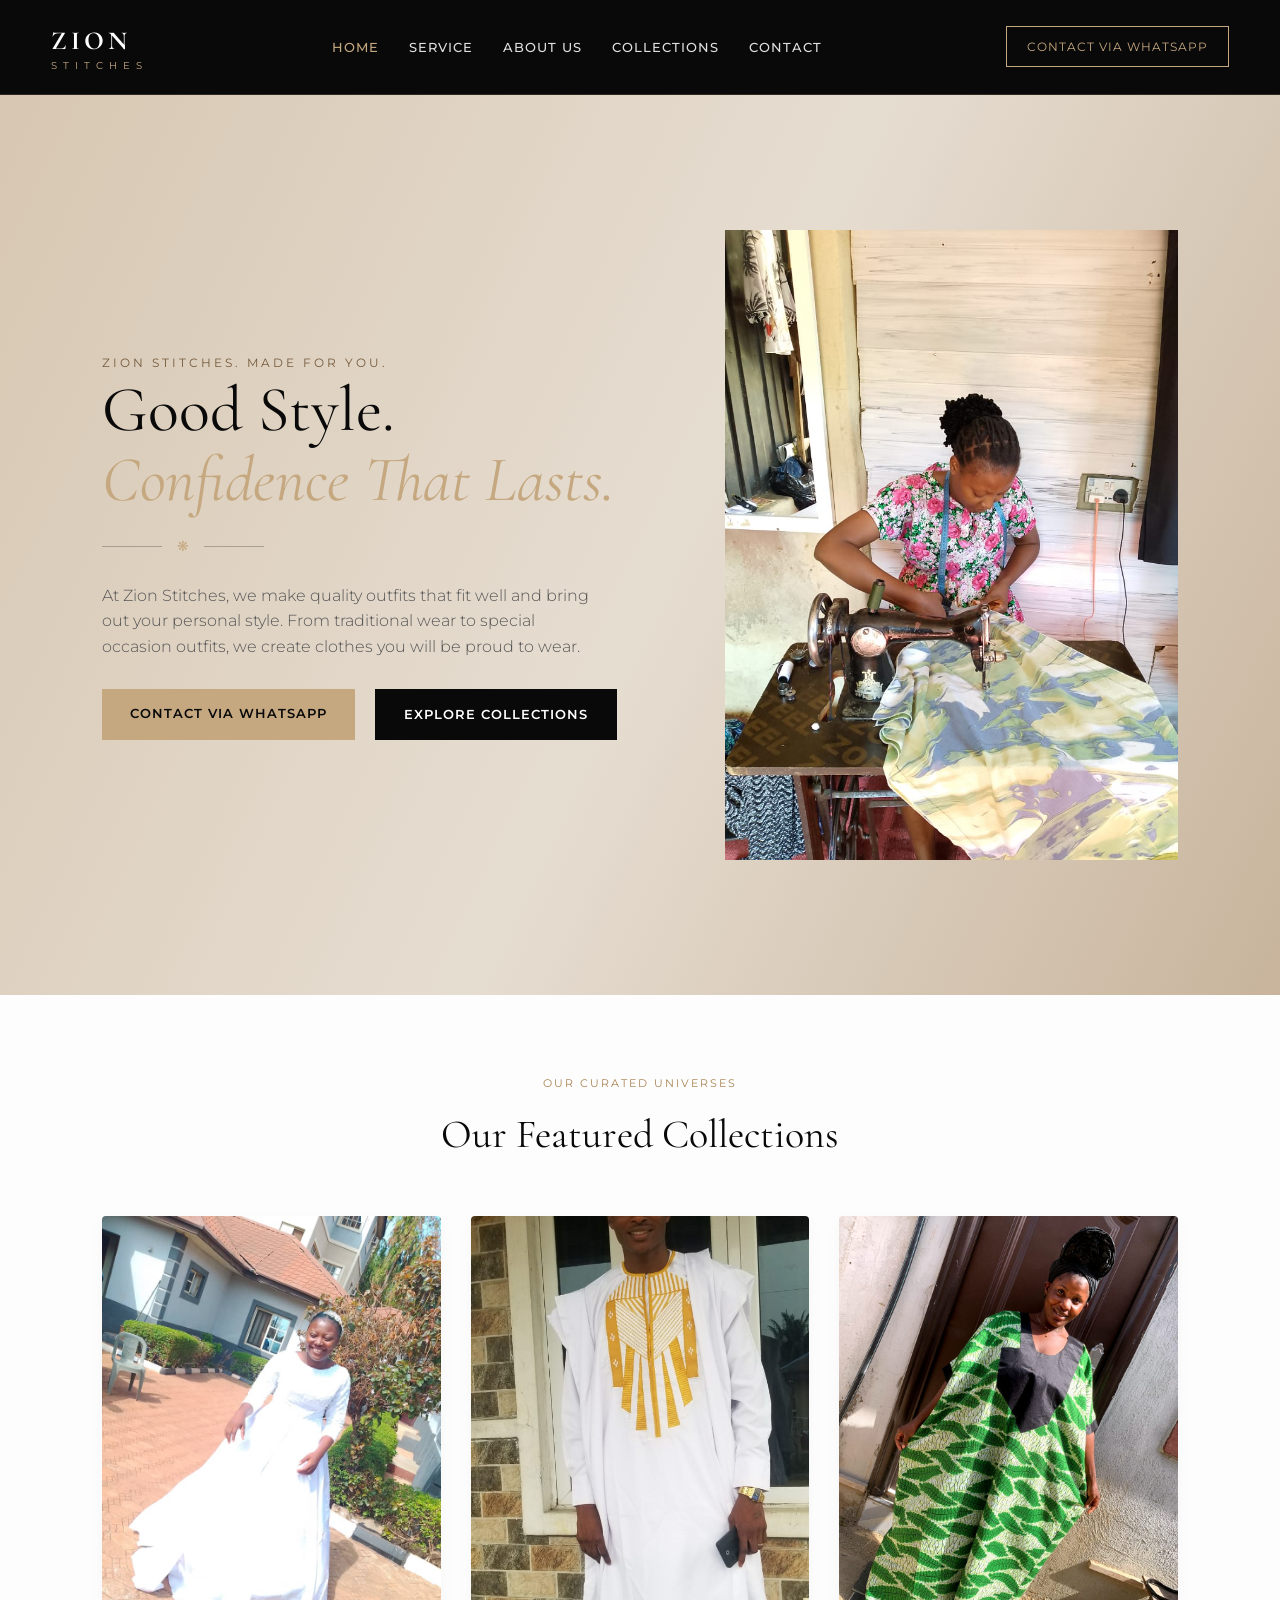
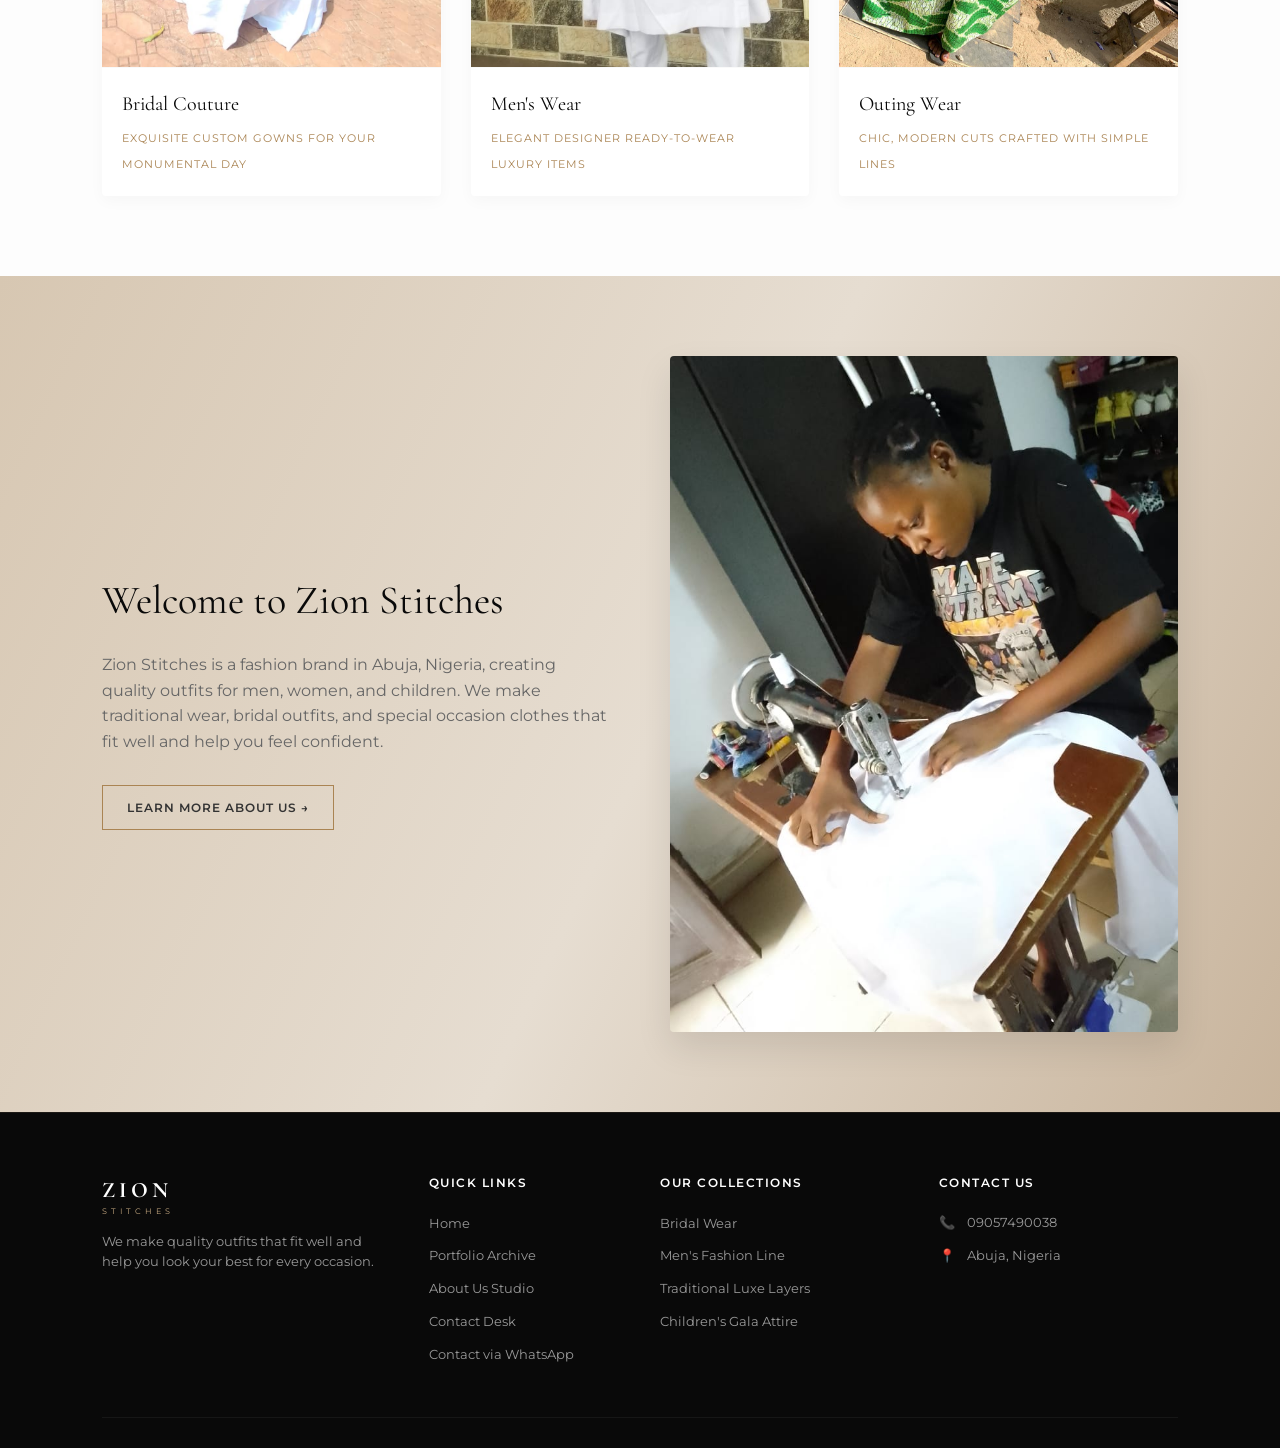
<file: index.html>
<!DOCTYPE html>
<html lang="en">
<head>
    <meta charset="UTF-8">
    <meta name="viewport" content="width=device-width, initial-scale=1.0">
    <title>Zion Stitches | Quality Fashion Made for You</title>
    <link rel="stylesheet" href="style.css">
    <script src="nav.js" defer></script>
</head>
<body>

    <header>
        <Section class="logo-container">
            <span class="logo-text">ZION</span>
            <span class="logo-subtext">STITCHES</span>
        </Section>
        <nav>
            <ul>
                <li><a href="index.html" class="active">Home</a></li>
                 <li> <a href="service.html">Service</a></li>
                 <li><a href="about.html">About Us</a></li>
                <li><a href="portfolio.html">Collections</a></li>
    
                <li><a href="contact.html">Contact</a></li>
                <li class="mobile-whatsapp"><a href="https://wa.me/09057490038?text=Hello%20Zion%20Stitches%2C%20I%20would%20like%20to%20place%20an%20order." target="_blank" rel="noopener">Contact via WhatsApp</a></li>
            </ul>
        </nav>
        <button class="nav-toggle" type="button" aria-label="Open navigation menu" aria-expanded="false" aria-controls="site-navigation">
            <span></span><span></span><span></span>
        </button>
        <a href="https://wa.me/09057490038?text=Hello%20Zion%20Stitches%2C%20I%20would%20like%20to%20place%20an%20order." class="btn-nav-book" target="_blank" rel="noopener">Contact via WhatsApp</a>
    </header>

    <section class="hero-banner home-hero">
        <div class="home-hero-content">
            <span class="hero-tag">Zion Stitches. Made For You.</span>
            <h1>Good Style.<br><span>Confidence That Lasts.</span></h1>
            <div class="hero-divider"><span>&#10059;</span></div>
            <p>At Zion Stitches, we make quality outfits that fit well and bring out your personal style. From traditional wear to special occasion outfits, we create clothes you will be proud to wear.</p>
            <div class="hero-actions">
                <a href="https://wa.me/09057490038?text=Hello%20Zion%20Stitches%2C%20I%20would%20like%20to%20place%20an%20order." class="btn-gold" target="_blank" rel="noopener">Contact via WhatsApp</a>
                <a href="portfolio.html" class="btn-outline">Explore Collections</a>
            </div>
        </div>
        <div class="home-hero-image">
            <img src="2nd Image.jpg" alt="Zion Stitches tailored fashion collection">
        </div>
    </section>

    <section class="section-padding" style="background-color: #fdfdfd;">
        <div class="center-title">
            <span class="section-tag">Our Curated Universes</span>
            <h2 class="serif-title">Our Featured Collections</h2>
        </div>
        <div class="grid-gallery">
            <div class="gallery-card">
                <div class="card-img-container">
                    <img src="Bridal 1.jpg" alt="Bridal Couture Layout">
                </div>
                <div class="card-details">
                    <h4>Bridal Couture</h4>
                    <span>Exquisite custom gowns for your monumental day</span>
                </div>
            </div>
            <div class="gallery-card">
                <div class="card-img-container">
                    <img src="men 1.jpg" alt="Men's Wear">
                  
                </div>
                <div class="card-details">
                    <h4>Men's Wear</h4>
                    <span>Elegant designer ready-to-wear luxury items</span>
                </div>
            </div>
            <div class="gallery-card">
                <div class="card-img-container">
                    <img src="traditional 1.jpg" alt="Traditional Wear">
                  
                </div>
                <div class="card-details">
                    <h4>Outing Wear</h4>
                    <span>Chic, modern cuts crafted with simple lines</span>
                </div>
            </div>
            
        </div>
    </section>

    <section class="section-padding welcome-split">
        <div class="welcome-text-node">
            <span class="section-tag"></span>
            <h2 class="serif-title">Welcome to Zion Stitches</h2>
            <p>Zion Stitches is a fashion brand in Abuja, Nigeria, creating quality outfits for men, women, and children. We make traditional wear, bridal outfits, and special occasion clothes that fit well and help you feel confident.</p>
            <a href="about.html" class="btn-minimal">Learn More About Us &rarr;</a>
        </div>
        <div class="welcome-image-wrapper">
            <img src="1st Image.jpg" alt="Zion Stitches Atelier Workspace">
        </div>
    </section>

    
    <footer>
        <div class="footer-top-grid">
            <div class="footer-brand-column">
                <div class="logo-container">
                    <span class="logo-text" style="font-size:22px;">ZION</span>
                    <span class="logo-subtext" style="font-size:8px; letter-spacing:4px;">STITCHES</span>
                </div>
                <p>We make quality outfits that fit well and help you look your best for every occasion.</p>
            </div>
            <div>
                <h4 class="footer-column-heading">Quick Links</h4>
                <ul class="footer-links-list">
                    <li><a href="index.html">Home</a></li>
                    <li><a href="portfolio.html">Portfolio Archive</a></li>
                    <li><a href="about.html">About Us Studio</a></li>
                    <li><a href="contact.html">Contact Desk</a></li>
                    <li><a href="https://wa.me/09057490038?text=Hello%20Zion%20Stitches%2C%20I%20would%20like%20to%20place%20an%20order." target="_blank" rel="noopener">Contact via WhatsApp</a></li>
                </ul>
            </div>
            <div>
                <h4 class="footer-column-heading">Our Collections</h4>
                <ul class="footer-links-list">
                    <li><a href="portfolio.html">Bridal Wear</a></li>
                    <li><a href="portfolio.html">Men's Fashion Line</a></li>
                    <li><a href="portfolio.html">Traditional Luxe Layers</a></li>
                    <li><a href="portfolio.html">Children's Gala Attire</a></li>
                </ul>
            </div>
            <div>
                <h4 class="footer-column-heading">Contact Us</h4>
                <ul class="contact-detail-bullets footer-links-list">
                    <li><span>&#128222;</span><span>09057490038</span></li>
                    <li><span>&#128205;</span><span>Abuja, Nigeria</span></li>
                </ul>
            </div>
        </div>
    </footer>

</body>
</html>
</file>
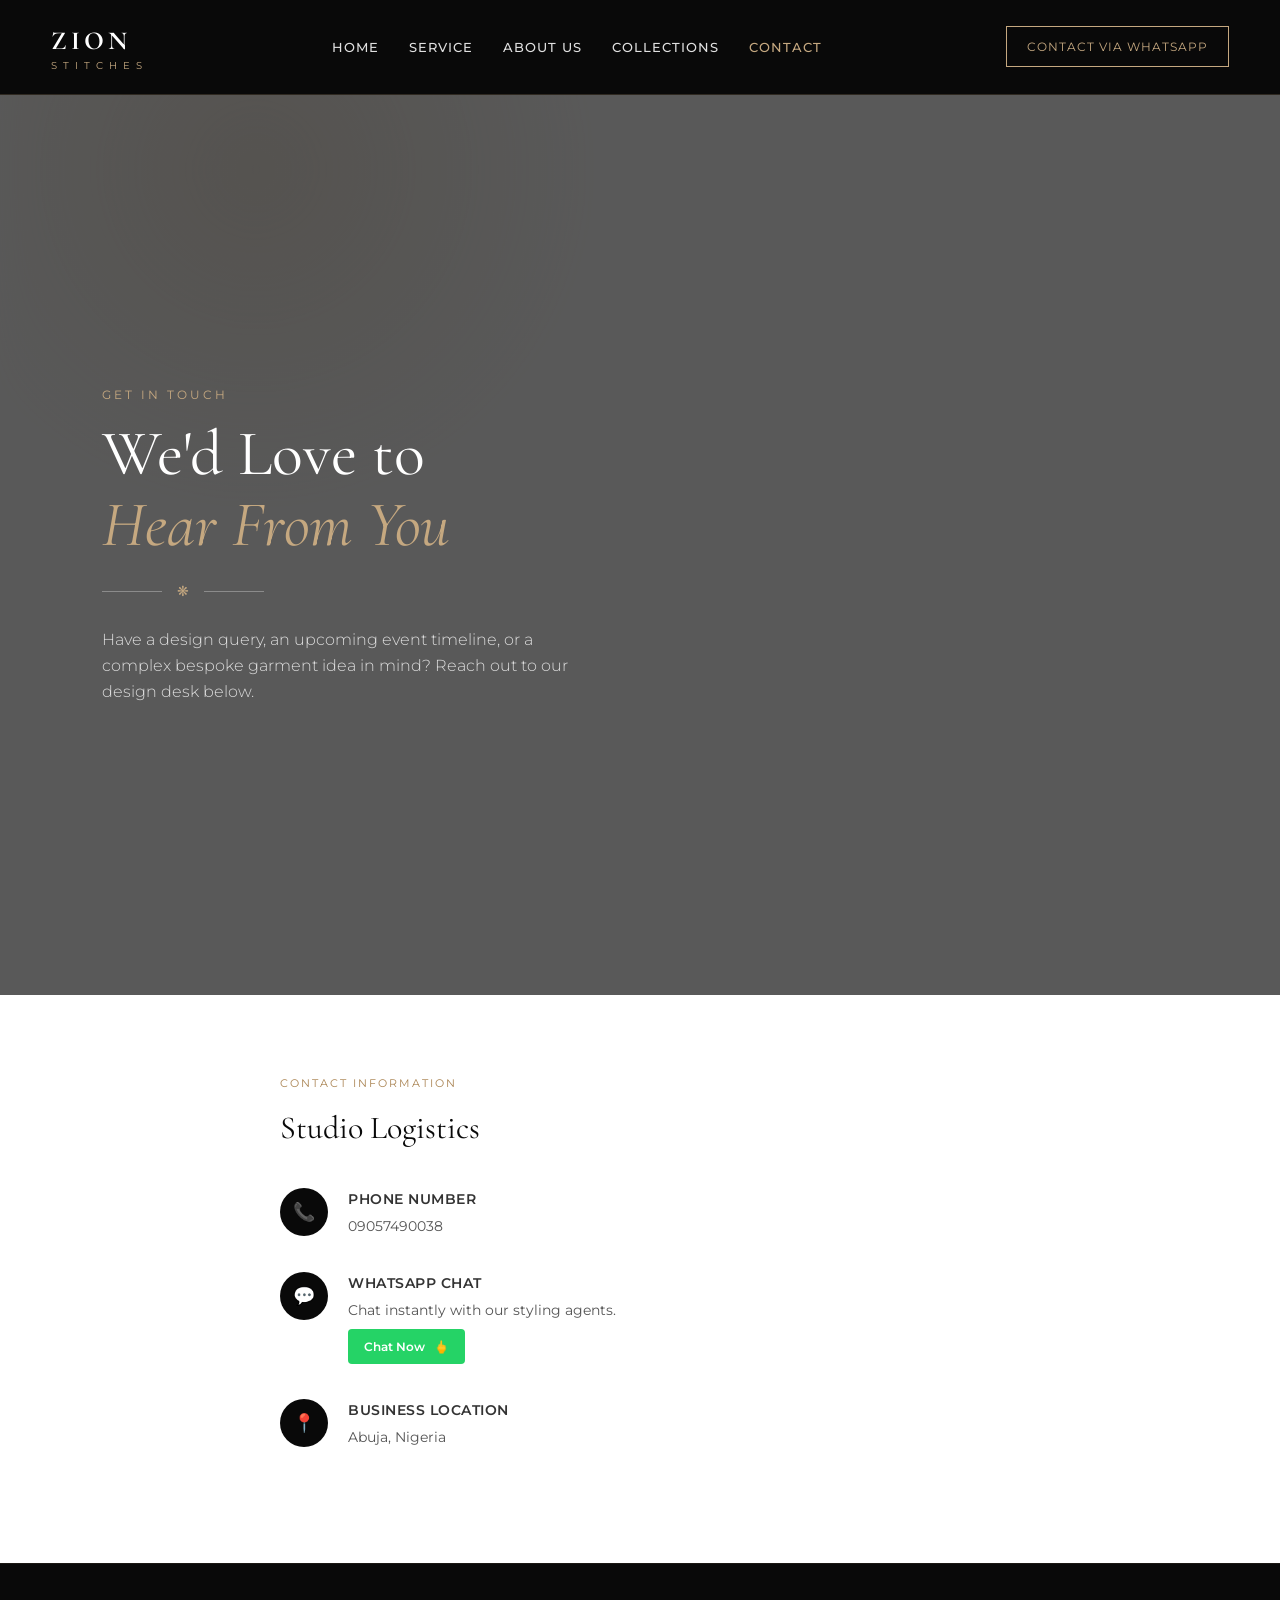
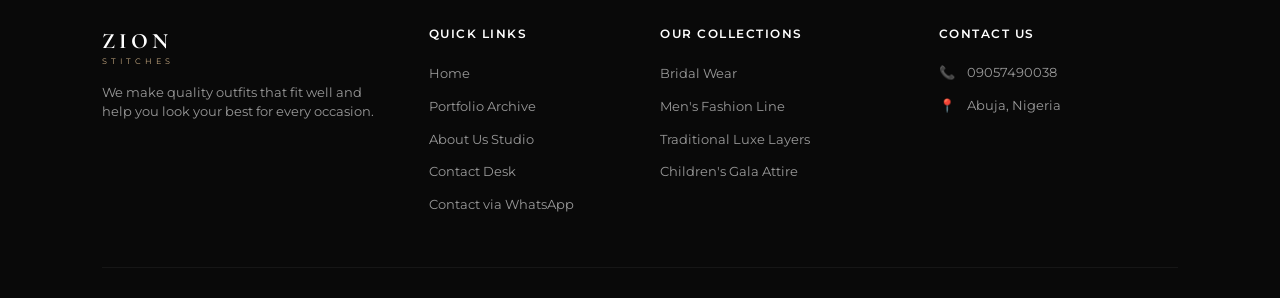
<file: contact.html>
<!DOCTYPE html>
<html lang="en">
<head>
    <meta charset="UTF-8">
    <meta name="viewport" content="width=device-width, initial-scale=1.0">
    <title>Contact Our Design Team | Zion Stitches</title>
    <link rel="stylesheet" href="style.css">
    <script src="nav.js" defer></script>
</head>
<body>
    <header>
        <a href="index.html" class="logo-container">
            <span class="logo-text">ZION</span>
            <span class="logo-subtext">STITCHES</span>
        </a>
        <nav>
            <ul>
                <li><a href="index.html">Home</a></li>
                <li><a href="service.html">Service</a></li>
                <li><a href="about.html">About Us</a></li>
                <li><a href="portfolio.html">Collections</a></li>
                <li><a href="contact.html" class="active">Contact</a></li>
                <li class="mobile-whatsapp"><a href="https://wa.me/09057490038?text=Hello%20Zion%20Stitches%2C%20I%20would%20like%20to%20place%20an%20order." target="_blank" rel="noopener">Contact via WhatsApp</a></li>
            </ul>
        </nav>
        <button class="nav-toggle" type="button" aria-label="Open navigation menu" aria-expanded="false" aria-controls="site-navigation">
            <span></span><span></span><span></span>
        </button>
        <a href="https://wa.me/09057490038?text=Hello%20Zion%20Stitches%2C%20I%20would%20like%20to%20place%20an%20order." class="btn-nav-book" target="_blank" rel="noopener">Contact via WhatsApp</a>
    </header>

    <section class="hero-banner contact-hero">
        <span class="hero-tag">Get In Touch</span>
        <h1>We'd Love to<br><span>Hear From You</span></h1>
        <div class="hero-divider"><span>&#10059;</span></div>
        <p>Have a design query, an upcoming event timeline, or a complex bespoke garment idea in mind? Reach out to our design desk below.</p>
    </section>

    <section class="section-padding" style="background-color: #ffffff;">
        <div class="contact-grid contact-details-only">
            <div class="info-sidebar-card" style="padding-left: 20px;">
                <span class="section-tag">Contact Information</span>
                <h2 class="serif-title" style="font-size: 32px; margin-bottom: 35px;">Studio Logistics</h2>

                <div class="info-row-item">
                    <div class="info-icon-circle">&#128222;</div>
                    <div class="info-text-node">
                        <h5>Phone Number</h5>
                        <p>09057490038</p>
                
                    </div>
                </div>

                <div class="info-row-item">
                    <div class="info-icon-circle">&#128172;</div>
                    <div class="info-text-node">
                        <h5>WhatsApp Chat</h5>
                        <p>Chat instantly with our styling agents.</p>
                        <a href="https://wa.me/09057490038" target="_blank" class="btn-whatsapp-chat">Chat Now &nbsp; &#128405;</a>
                    </div>
                </div>

                <div class="info-row-item">
                    <div class="info-icon-circle">&#128205;</div>
                    <div class="info-text-node">
                        <h5>Business Location</h5>
                        <p> Abuja, Nigeria</p>
                    </div>
                </div>
            </div>
        </div>

    </section>

   
    <footer>
        <div class="footer-top-grid">
            <div class="footer-brand-column">
                <div class="logo-container">
                    <span class="logo-text" style="font-size:22px;">ZION</span>
                    <span class="logo-subtext" style="font-size:8px; letter-spacing:4px;">STITCHES</span>
                </div>
                <p>We make quality outfits that fit well and help you look your best for every occasion.</p>
            </div>
            <div>
                <h4 class="footer-column-heading">Quick Links</h4>
                <ul class="footer-links-list">
                    <li><a href="index.html">Home</a></li>
                    <li><a href="portfolio.html">Portfolio Archive</a></li>
                    <li><a href="about.html">About Us Studio</a></li>
                    <li><a href="contact.html">Contact Desk</a></li>
                    <li><a href="https://wa.me/09057490038?text=Hello%20Zion%20Stitches%2C%20I%20would%20like%20to%20place%20an%20order." target="_blank" rel="noopener">Contact via WhatsApp</a></li>
                </ul>
            </div>
            <div>
                <h4 class="footer-column-heading">Our Collections</h4>
                <ul class="footer-links-list">
                    <li><a href="portfolio.html">Bridal Wear</a></li>
                    <li><a href="portfolio.html">Men's Fashion Line</a></li>
                    <li><a href="portfolio.html">Traditional Luxe Layers</a></li>
                    <li><a href="portfolio.html">Children's Gala Attire</a></li>
                </ul>
            </div>
            <div>
                <h4 class="footer-column-heading">Contact Us</h4>
                <ul class="contact-detail-bullets footer-links-list">
                    <li><span>&#128222;</span><span>09057490038</span></li>
                    <li><span>&#128205;</span><span>Abuja, Nigeria</span></li>
                </ul>
            </div>
        </div>
    </footer>
</body>
</html>
</file>
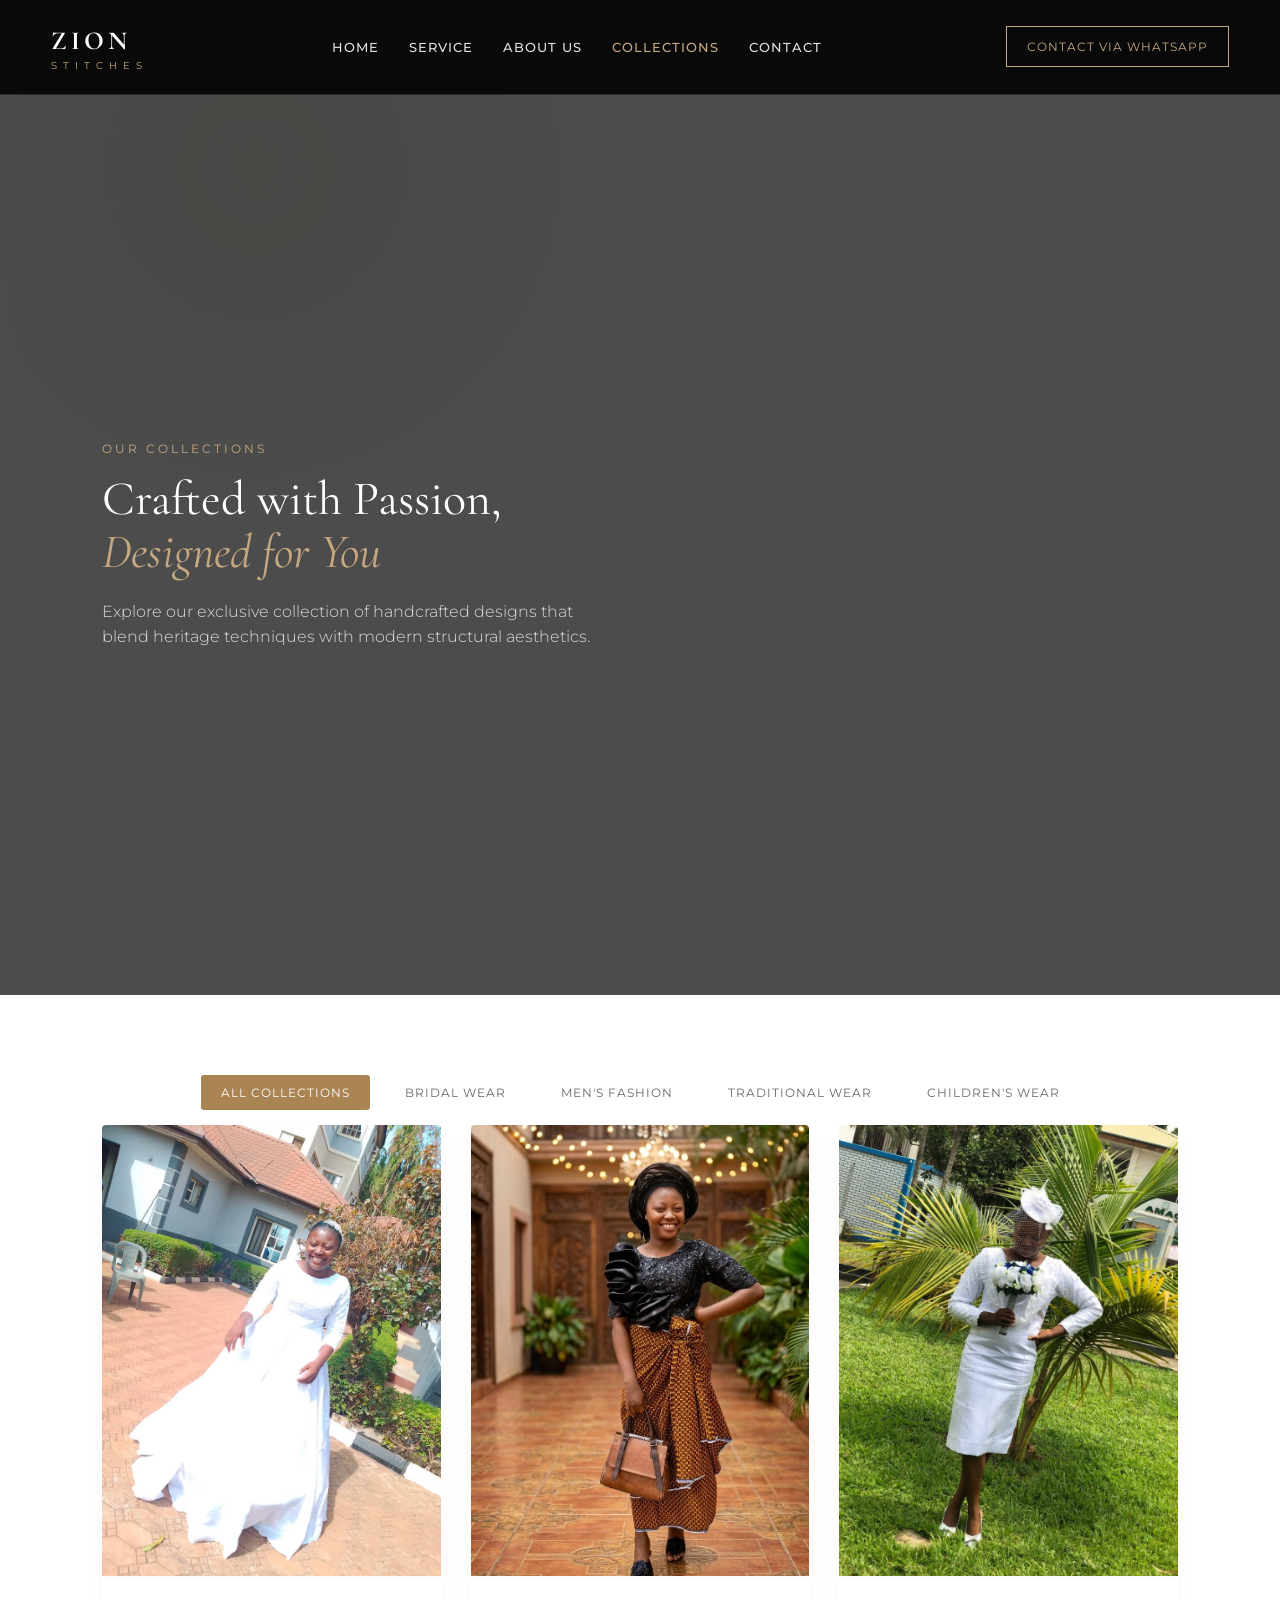
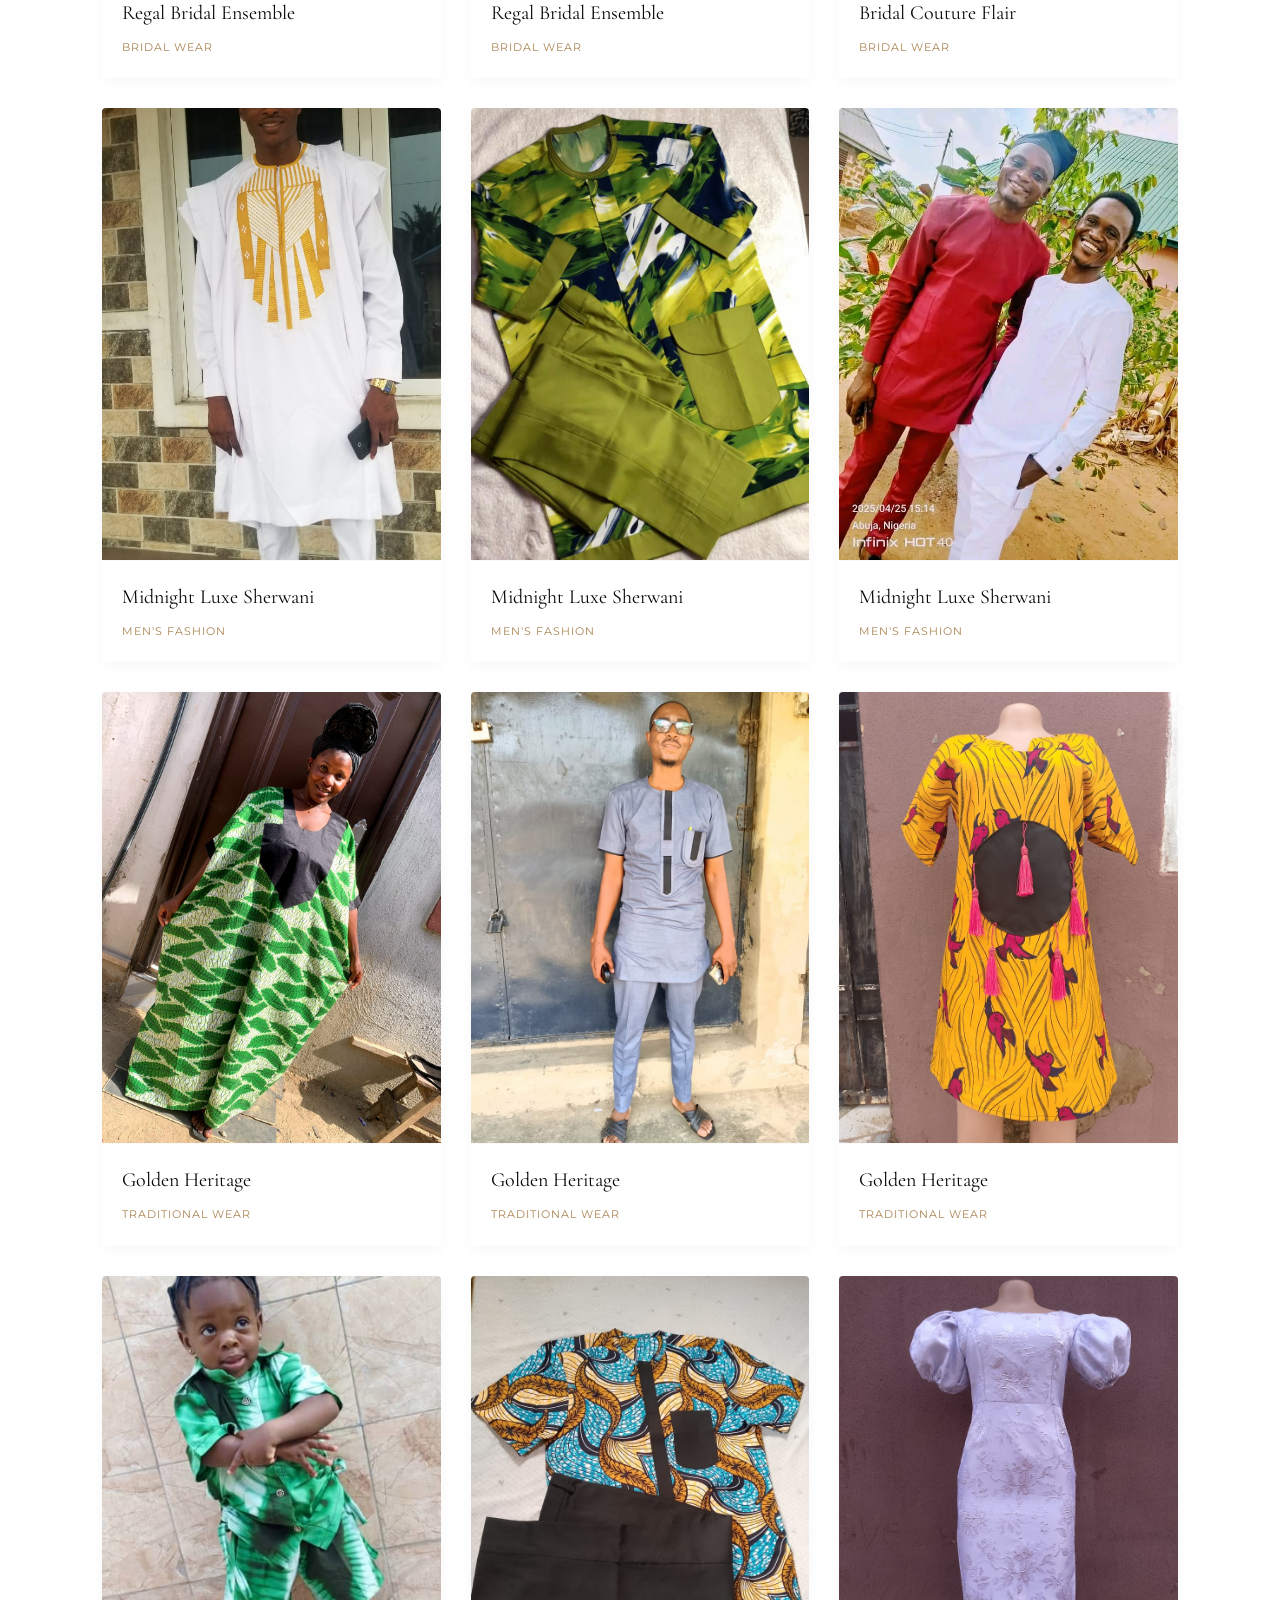
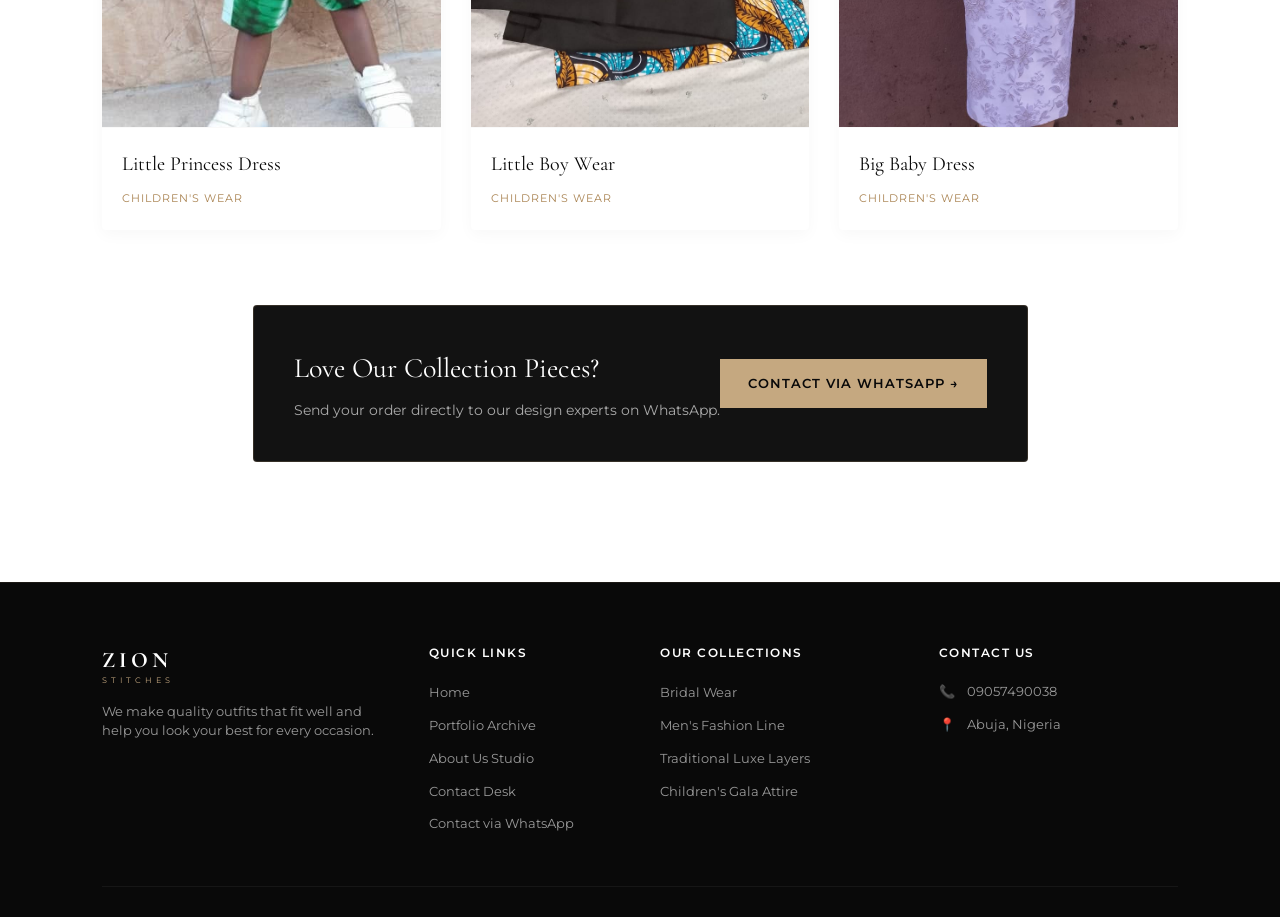
<file: portfolio.html>
<!DOCTYPE html>
<html lang="en">
<head>
    <meta charset="UTF-8">
    <meta name="viewport" content="width=device-width, initial-scale=1.0">
    <title>Collections Portfolio | Zion Stitches</title>
    <link class="shared-css" rel="stylesheet" href="style.css">
    <script src="nav.js" defer></script>
</head>
<body>

    <header>
        <a href="index.html" class="logo-container">
            <span class="logo-text">ZION</span>
            <span class="logo-subtext">STITCHES</span>
        </a>
        <nav>
            <ul>
                <li><a href="index.html">Home</a></li>
                <li> <a href="service.html">Service</a></li>
                <li><a href="about.html">About Us</a></li>
                <li><a href="portfolio.html" class="active">Collections</a></li>
                
                <li><a href="contact.html">Contact</a></li>
                <li class="mobile-whatsapp"><a href="https://wa.me/09057490038?text=Hello%20Zion%20Stitches%2C%20I%20would%20like%20to%20place%20an%20order." target="_blank" rel="noopener">Contact via WhatsApp</a></li>
                     </ul>
        </nav>
        <button class="nav-toggle" type="button" aria-label="Open navigation menu" aria-expanded="false" aria-controls="site-navigation">
            <span></span><span></span><span></span>
        </button>
        <a href="https://wa.me/09057490038?text=Hello%20Zion%20Stitches%2C%20I%20would%20like%20to%20place%20an%20order." class="btn-nav-book" target="_blank" rel="noopener">Contact via WhatsApp</a>
    </header>

    <section class="hero-banner" style="height: 45vh; background-image: linear-gradient(rgba(0,0,0,0.7), rgba(0,0,0,0.7)), url('https://images.unsplash.com/photo-1490481651871-ab68de25d43d?q=80&w=1920');">
        <span class="hero-tag">Our Collections</span>
        <h1 style="font-size: 48px;">Crafted with Passion, <br><span>Designed for You</span></h1>
        <p>Explore our exclusive collection of handcrafted designs that blend heritage techniques with modern structural aesthetics.</p>
    </section>

    <section class="section-padding">
        <div class="collection-filters">
            <button class="filter-btn active" onclick="filterGallery('all')">All Collections</button>
            <button class="filter-btn" onclick="filterGallery('bridal')">Bridal Wear</button>
            <button class="filter-btn" onclick="filterGallery('mens')">Men's Fashion</button>
            <button class="filter-btn" onclick="filterGallery('traditional')">Traditional Wear</button>
            <button class="filter-btn" onclick="filterGallery('children')">Children's Wear</button>
          
            

        <div class="grid-gallery" id="portfolio-grid">
            <div class="gallery-card" data-category="bridal">
                <div class="card-img-container">
                    <img src="Bridal 1.jpg" alt="Bridal Wear">
                    
                </div>
                <div class="card-details">
                    <h4>Regal Bridal Ensemble</h4>
                    <span>Bridal Wear</span>
                </div>
            </div>


            <div class="gallery-card" data-category="bridal">
                <div class="card-img-container">
                    <img src="Bridal 3.jpg" alt="Bridal Wear">
                    
                </div>
                <div class="card-details">
                    <h4>Regal Bridal Ensemble</h4>
                    <span>Bridal Wear</span>
                </div>
            </div>


            
           
            <div class="gallery-card" data-category="bridal">
                <div class="card-img-container">
                    <img src="Bridal 2.jpg" alt="Bridal Wear">
                    
                </div>
                <div class="card-details">
                    <h4>Bridal Couture Flair</h4>
                    <span>Bridal Wear</span>
                </div>
            </div>


            
             

            <div class="gallery-card" data-category="mens">
                <div class="card-img-container">
                    <img src="men 1.jpg" alt="Midnight Luxe">
                
                </div>
                <div class="card-details">
                    <h4>Midnight Luxe Sherwani</h4>
                    <span>Men's Fashion</span>
                </div>
            </div>

            <div class="gallery-card" data-category="mens">
                <div class="card-img-container">
                    <img src="men 4.jpg" alt="Midnight Luxe">
                    <
                </div>
                <div class="card-details">
                    <h4>Midnight Luxe Sherwani</h4>
                    <span>Men's Fashion</span>
                </div>
            </div>

            <div class="gallery-card" data-category="mens">
                <div class="card-img-container">
                    <img src="men 3.jpg" alt="Midnight Luxe">
                    
                </div>
                <div class="card-details">
                    <h4>Midnight Luxe Sherwani</h4>
                    <span>Men's Fashion</span>
                </div>
            </div>


<div class="gallery-card" data-category="traditional">
                <div class="card-img-container">
                    <img src="traditional 1.jpg" alt="Golden Heritage">
                </div>
                <div class="card-details">
                    <h4>Golden Heritage</h4>
                    <span>Traditional Wear</span>
                </div>
            </div>

            

            
            <div class="gallery-card" data-category="traditional">
                <div class="card-img-container">
                    <img src="men 2.jpg" alt="Golden Heritage">
                </div>
                <div class="card-details">
                    <h4>Golden Heritage</h4>
                    <span>Traditional Wear</span>
                </div>
            </div>


            <div class="gallery-card" data-category="traditional">
                <div class="card-img-container">
                    <img src="traditonal 3.jpg">
                </div>
                <div class="card-details">
                    <h4>Golden Heritage</h4>
                    <span>Traditional Wear</span>
                </div>
            </div>


            <div class="gallery-card" data-category="children">
                <div class="card-img-container">
                    <img src="children 1.jpg" alt="Princess Dress">
                    
                </div>
                <div class="card-details">
                    <h4>Little Princess Dress</h4>
                    <span>Children's Wear</span>
                </div>
            </div>

             <div class="gallery-card" data-category="children">
                <div class="card-img-container">
                    <img src="children 2.jpg" alt="Princess Dress">
                    
                </div>
                <div class="card-details">
                    <h4>Little Boy Wear</h4>
                    <span>Children's Wear</span>
                </div>
            </div>

             <div class="gallery-card" data-category="children">
                <div class="card-img-container">
                    <img src="children 3.jpg" alt="Princess Dress">
                    
                </div>
                <div class="card-details">
                    <h4>Big Baby Dress</h4>
                    <span>Children's Wear</span>
                </div>
            </div>

             
            

            
            
        </div>

        <div class="inline-cta-banner">
            <div class="cta-text-left">
                <h3>Love Our Collection Pieces?</h3>
                <p>Send your order directly to our design experts on WhatsApp.</p>
            </div>
            <a href="https://wa.me/09057490038?text=Hello%20Zion%20Stitches%2C%20I%20would%20like%20to%20place%20an%20order." class="btn-gold" target="_blank" rel="noopener">Contact via WhatsApp &rarr;</a>
        </div>
    </section>

    <footer>
        <div class="footer-top-grid">
            <div class="footer-brand-column">
                <div class="logo-container">
                    <span class="logo-text" style="font-size:22px;">ZION</span>
                    <span class="logo-subtext" style="font-size:8px; letter-spacing:4px;">STITCHES</span>
                </div>
                <p>We make quality outfits that fit well and help you look your best for every occasion.</p>
            </div>
            <div>
                <h4 class="footer-column-heading">Quick Links</h4>
                <ul class="footer-links-list">
                    <li><a href="index.html">Home</a></li>
                    <li><a href="portfolio.html">Portfolio Archive</a></li>
                    <li><a href="about.html">About Us Studio</a></li>
                    <li><a href="contact.html">Contact Desk</a></li>
                    <li><a href="https://wa.me/09057490038?text=Hello%20Zion%20Stitches%2C%20I%20would%20like%20to%20place%20an%20order." target="_blank" rel="noopener">Contact via WhatsApp</a></li>
                </ul>
            </div>
            <div>
                <h4 class="footer-column-heading">Our Collections</h4>
                <ul class="footer-links-list">
                    <li><a href="portfolio.html">Bridal Wear</a></li>
                    <li><a href="portfolio.html">Men's Fashion Line</a></li>
                    <li><a href="portfolio.html">Traditional Luxe Layers</a></li>
                    <li><a href="portfolio.html">Children's Gala Attire</a></li>
                </ul>
            </div>
            <div>
                <h4 class="footer-column-heading">Contact Us</h4>
                <ul class="contact-detail-bullets footer-links-list">
                    <li><span>&#128222;</span><span>09057490038</span></li>
                    <li><span>&#128205;</span><span>Abuja, Nigeria</span></li>
                </ul>
            </div>
        </div>
    </footer>

    <script>
        function filterGallery(category) {
            // Update active state class on filter buttons
            const buttons = document.querySelectorAll('.filter-btn');
            buttons.forEach(btn => btn.classList.remove('active'));
            event.target.classList.add('active');

            // Filter item elements
            const cards = document.querySelectorAll('.gallery-card');
            cards.forEach(card => {
                if (category === 'all' || card.getAttribute('data-category') === category) {
                    card.style.display = 'block';
                } else {
                    card.style.display = 'none';
                }
            });
        }
    </script>
</body>
</html>
</file>
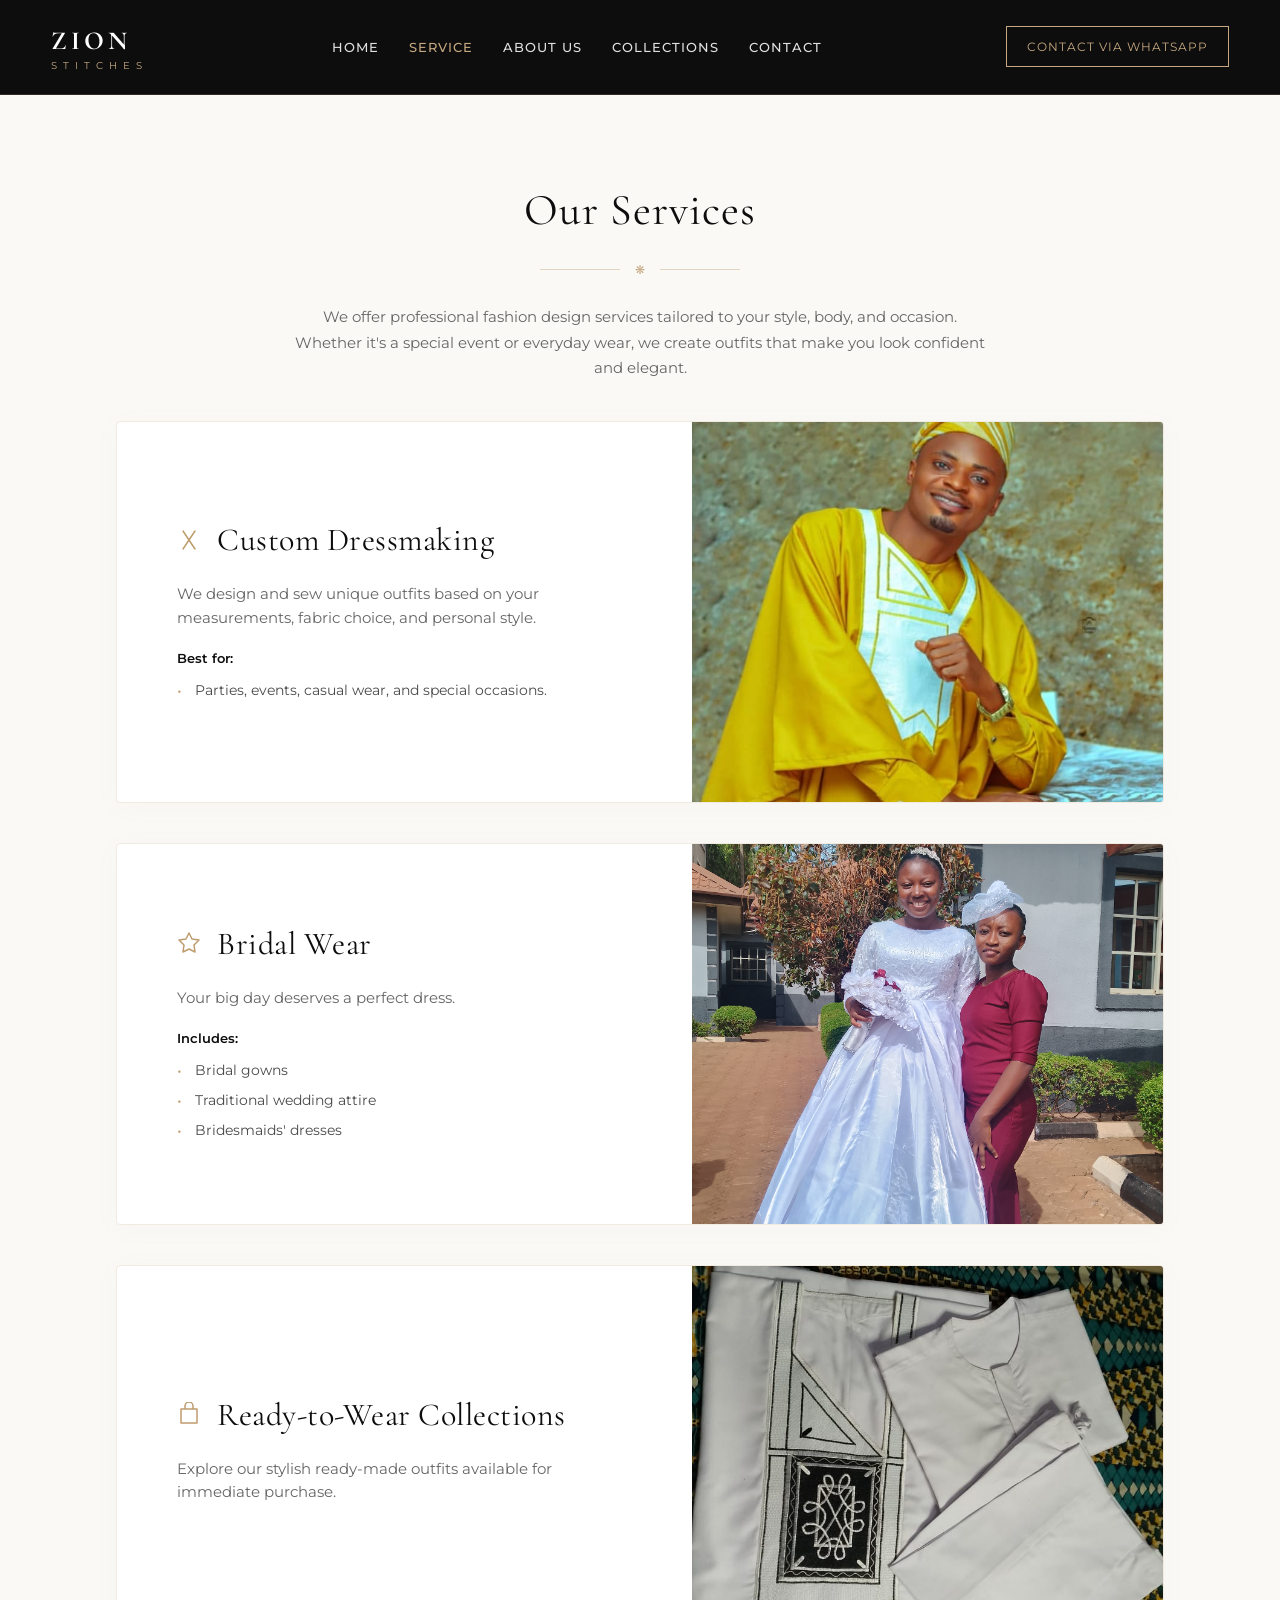
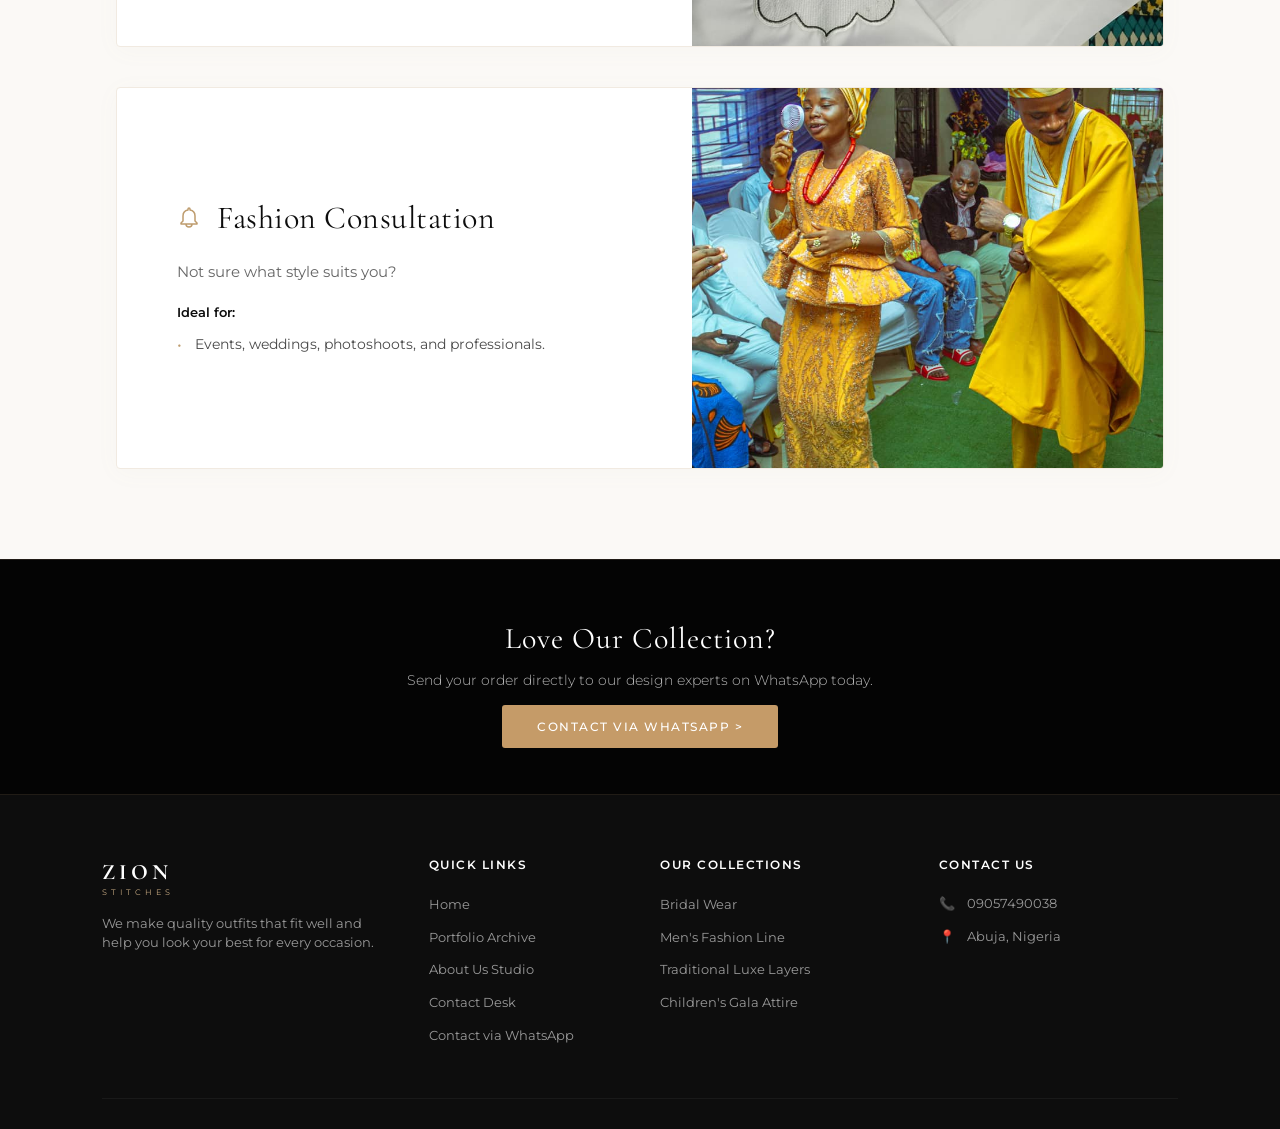
<file: service.html>
<!DOCTYPE html>
<html lang="en">
<head>
    <meta charset="UTF-8">
    <meta name="viewport" content="width=device-width, initial-scale=1.0">
    <title>Our Services | Zion Stitches</title>
    <style>
        @import url('https://fonts.googleapis.com/css2?family=Cormorant+Garamond:ital,wght@0,400;0,500;0,600;0,700;1,400&family=Montserrat:wght@300;400;500;600&display=swap');

        :root {
            --gold: #c5a880;
            --primary-gold: #c5a880;
            --light-gold: #be9c6e;
            --btn-gold: #c59b68;
            --bg-cream: #fbf9f6;
            --card-border: #f1eae1;
            --black: #0d0d0d;
            --charcoal: #0a0a0a;
            --white: #ffffff;
            --gray-text: #666666;
            --font-serif: 'Cormorant Garamond', serif;
            --font-sans: 'Montserrat', sans-serif;
        }

        * {
            margin: 0;
            padding: 0;
            box-sizing: border-box;
        }

        body {
            font-family: var(--font-sans);
            background-color: var(--bg-cream);
            color: var(--black);
            line-height: 1.6;
            -webkit-font-smoothing: antialiased;
        }

        a {
            text-decoration: none;
            color: inherit;
        }
/* --- NAVIGATION HEADER --- */
header {
    background-color: var(--black);
    padding: 20px 4%;
    position: sticky;
    top: 0;
    z-index: 1000;
    display: flex;
    justify-content: space-between;
    align-items: center;
    border-bottom: 1px solid rgba(197, 168, 128, 0.2);
}

.logo-container .logo-text {
    font-family: var(--font-serif);
    color: var(--white);
    font-size: 26px;
    letter-spacing: 4px;
    font-weight: 700;
}

.logo-container .logo-subtext {
    color: var(--primary-gold);
    font-size: 10px;
    letter-spacing: 6px;
    display: block;
    margin-top: -4px;
}

nav ul {
    display: flex;
    list-style: none;
    gap: 30px;
}

nav ul li a {
    color: #e0e0e0;
    font-size: 13px;
    font-weight: 500;
    letter-spacing: 1px;
    text-transform: uppercase;
}

nav ul li a:hover, nav ul li a.active {
    color: var(--primary-gold);
}

.nav-toggle {
    display: none;
    background: transparent;
    border: 1px solid var(--primary-gold);
    padding: 8px;
    cursor: pointer;
}

.nav-toggle span {
    display: block;
    width: 22px;
    height: 2px;
    margin: 4px 0;
    background-color: var(--primary-gold);
}

.mobile-whatsapp {
    display: none;
}

.btn-nav-book {
    border: 1px solid var(--primary-gold);
    color: var(--primary-gold);
    padding: 10px 20px;
    font-size: 12px;
    letter-spacing: 1px;
    text-transform: uppercase;
}

        /* --- HERO INTRO SECTION --- */
        .intro-section {
            text-align: center;
            padding: 80px 4% 40px 4%;
            max-width: 800px;
            margin: 0 auto;
        }

        .intro-section h1 {
            font-family: var(--font-serif);
            font-size: 44px;
            font-weight: 400;
            color: var(--black);
            letter-spacing: 1px;
        }

        .title-divider {
            display: flex;
            align-items: center;
            justify-content: center;
            gap: 15px;
            margin: 15px 0 25px 0;
        }

        .title-divider::before, .title-divider::after {
            content: "";
            width: 80px;
            height: 1px;
            background-color: #e0d5c1;
        }

        .title-divider span {
            color: var(--gold);
            font-size: 12px;
        }

        .intro-section p {
            font-size: 15px;
            color: var(--gray-text);
            font-weight: 400;
            line-height: 1.7;
        }

        /* --- SERVICES CARD ROW GRID --- */
        .services-wrapper {
            max-width: 1150px;
            margin: 0 auto 90px auto;
            padding: 0 4%;
        }

        .service-block {
            display: grid;
            grid-template-columns: 1.1fr 0.9fr;
            background-color: var(--white);
            margin-bottom: 40px;
            border-radius: 4px;
            border: 1px solid var(--card-border);
            overflow: hidden;
            box-shadow: 0 4px 25px rgba(165, 150, 130, 0.04);
        }

        .service-info {
            padding: 55px 60px;
            display: flex;
            flex-direction: column;
            justify-content: center;
        }

        .service-title-area {
            display: flex;
            align-items: center;
            gap: 16px;
            margin-bottom: 18px;
        }

        .service-vector-icon {
            width: 24px;
            height: 24px;
            stroke: var(--light-gold);
            stroke-width: 1.5;
            fill: none;
        }

        .service-info h2 {
            font-family: var(--font-serif);
            font-size: 32px;
            font-weight: 400;
            color: var(--black);
            letter-spacing: 0.5px;
        }

        .service-description {
            font-size: 14.5px;
            color: var(--gray-text);
            margin-bottom: 18px;
            line-height: 1.6;
        }

        .meta-label {
            font-size: 13px;
            font-weight: 600;
            color: var(--black);
            margin-bottom: 10px;
        }

        .includes-tree {
            list-style: none;
        }

        .includes-tree li {
            font-size: 14px;
            color: #4a4a4a;
            margin-bottom: 8px;
            position: relative;
            padding-left: 18px;
        }

        .includes-tree li::before {
            content: "•";
            color: var(--light-gold);
            position: absolute;
            left: 0;
            font-size: 16px;
            top: -1px;
        }

        .service-media {
            background-size: cover;
            background-position: center;
            min-height: 380px;
        }

        /* --- CALL TO ACTION BAR --- */
        .cta-strip {
            background-color: var(--charcoal);
            background-image: linear-gradient(rgba(0,0,0,0.6), rgba(0,0,0,0.6)), url('https://images.unsplash.com/photo-1544816155-12df9643f363?q=80&w=1200');
            background-size: cover;
            background-position: center;
            text-align: center;
            padding: 55px 4%;
            color: var(--white);
            border-top: 1px solid rgba(197, 168, 128, 0.15);
            border-bottom: 1px solid rgba(197, 168, 128, 0.15);
        }

        .cta-strip h2 {
            font-family: var(--font-serif);
            font-size: 30px;
            font-weight: 400;
            letter-spacing: 1px;
            margin-bottom: 6px;
        }

        .cta-strip p {
            font-size: 14px;
            color: #b5b5b5;
            margin-bottom: 22px;
            font-weight: 300;
        }

        .btn-action-gold {
            background-color: var(--btn-gold);
            color: var(--white);
            border: none;
            padding: 14px 35px;
            font-size: 12px;
            text-transform: uppercase;
            letter-spacing: 1.5px;
            font-weight: 500;
            cursor: pointer;
            border-radius: 3px;
            transition: background-color 0.3s;
        }

        .btn-action-gold:hover {
            background-color: #b08756;
        }

        /* --- UNIFIED FOOTER SYSTEM --- */
        footer {
            background-color: var(--black);
            color: #999999;
            padding: 60px 8% 30px 8%;
            font-size: 13px;
        }

        .footer-top-grid {
            display: grid;
            grid-template-columns: 1.2fr 0.8fr 1fr 1fr;
            gap: 40px;
            padding-bottom: 40px;
            border-bottom: 1px solid rgba(255,255,255,0.05);
        }

        .footer-brand-column p {
            margin-top: 15px;
            margin-bottom: 20px;
            line-height: 1.5;
        }

        .footer-column-heading {
            color: var(--white);
            font-size: 12px;
            text-transform: uppercase;
            letter-spacing: 1.5px;
            margin-bottom: 20px;
            font-weight: 600;
        }

        .footer-links-list {
            list-style: none;
        }

        .footer-links-list li {
            margin-bottom: 12px;
        }

        .footer-links-list li a:hover {
            color: var(--primary-gold);
        }

        .contact-detail-bullets li {
            display: flex;
            gap: 12px;
            margin-bottom: 15px;
            line-height: 1.4;
        }

        .contact-detail-bullets li span:first-child {
            color: var(--primary-gold);
        }

        .footer-bottom-bar {
            padding-top: 30px;
            display: flex;
            justify-content: space-between;
            align-items: center;
            font-size: 11px;
        }

        .social-circle {
            width: 32px;
            height: 32px;
            border: 1px solid #262626;
            border-radius: 50%;
            display: flex;
            align-items: center;
            justify-content: center;
            font-size: 13px;
            color: #8c8c8c;
            transition: all 0.3s ease;
        }

        .social-circle:hover {
            color: var(--gold);
            border-color: var(--gold);
        }

        .footer-column h4 {
            font-size: 12px;
            text-transform: uppercase;
            letter-spacing: 1.5px;
            color: var(--gold);
            margin-bottom: 22px;
            font-weight: 600;
        }

        .footer-column ul {
            list-style: none;
        }

        .footer-column ul li {
            margin-bottom: 12px;
        }

        .footer-column ul li a {
            color: #8c8c8c;
            font-size: 13.5px;
            transition: color 0.3s;
        }

        .footer-column ul li a:hover {
            color: var(--white);
        }

        .contact-channel li {
            display: flex;
            align-items: center;
            gap: 12px;
            color: #8c8c8c;
            font-size: 13.5px;
        }

        .contact-channel icon {
            color: var(--gold);
            font-size: 14px;
        }

        .footer-bottom-bar {
            border-top: 1px solid #1a1a1a;
            padding-top: 30px;
            display: flex;
            justify-content: space-between;
            align-items: center;
            color: #595959;
            font-size: 12px;
        }

        /* --- RESPONSIVE MEDIA BREAKPOINTS --- */
        @media (max-width: 992px) {
            .service-block {
                grid-template-columns: 1fr;
            }
            .service-media {
                min-height: 300px;
                grid-row: 1;
            }
            .service-info {
                padding: 40px 35px;
            }
            .footer-top-grid {
                grid-template-columns: repeat(2, 1fr);
                gap: 40px;
            }
        }

        @media (max-width: 768px) {
            header {
                flex-direction: row;
                gap: 12px;
                flex-wrap: wrap;
                padding: 20px;
                position: relative;
            }
            .nav-toggle {
                display: block;
                margin-left: auto;
            }
            .btn-nav-book {
                display: none;
            }
            .mobile-whatsapp {
                display: list-item;
            }
            header nav {
                display: none;
                position: absolute;
                top: 100%;
                right: 20px;
                width: auto;
                min-width: 220px;
                padding: 8px 18px;
                background-color: var(--black);
                border: 1px solid rgba(197, 168, 128, 0.2);
            }
            header.menu-open nav {
                display: block;
            }
            nav ul {
                flex-direction: column;
                gap: 0;
                padding: 10px 0;
                border-top: 1px solid rgba(197, 168, 128, 0.2);
            }
            nav ul li a {
                display: block;
                padding: 10px 0;
            }
            header.menu-open .nav-toggle span:nth-child(1) {
                transform: translateY(6px) rotate(45deg);
            }
            header.menu-open .nav-toggle span:nth-child(2) {
                opacity: 0;
            }
            header.menu-open .nav-toggle span:nth-child(3) {
                transform: translateY(-6px) rotate(-45deg);
            }
            .intro-section h1 {
                font-size: 34px;
            }
            .footer-top-grid {
                grid-template-columns: 1fr;
                gap: 40px;
            }
            .footer-bottom-bar {
                flex-direction: column;
                gap: 15px;
                text-align: center;
            }
        }
    </style>
    <script src="nav.js" defer></script>
</head>
<body>

   <header>
        <a href="index.html" class="logo-container">
            <span class="logo-text">ZION</span>
            <span class="logo-subtext">STITCHES</span>
        </a>
        <nav>
            <ul>
                <li><a href="index.html">Home</a></li>
                <li> <a href="service.html" class="active">Service</a></li>
                <li><a href="about.html">About Us</a></li>
                <li><a href="portfolio.html" >Collections</a></li>
                
                <li><a href="contact.html">Contact</a></li>
                <li class="mobile-whatsapp"><a href="https://wa.me/09057490038?text=Hello%20Zion%20Stitches%2C%20I%20would%20like%20to%20place%20an%20order." target="_blank" rel="noopener">Contact via WhatsApp</a></li>
                     </ul>
        </nav>
        <button class="nav-toggle" type="button" aria-label="Open navigation menu" aria-expanded="false" aria-controls="site-navigation">
            <span></span><span></span><span></span>
        </button>
        <a href="https://wa.me/09057490038?text=Hello%20Zion%20Stitches%2C%20I%20would%20like%20to%20place%20an%20order." class="btn-nav-book" target="_blank" rel="noopener">Contact via WhatsApp</a>
    </header>


    <section class="intro-section">
        <h1>Our Services</h1>
        <div class="title-divider"><span>&#10059;</span></div>
        <p>We offer professional fashion design services tailored to your style, body, and occasion. Whether it's a special event or everyday wear, we create outfits that make you look confident and elegant.</p>
    </section>

    <section class="services-wrapper">
        
        <div class="service-block">
            <div class="service-info">
                <div class="service-title-area">
                    <svg class="service-vector-icon" viewBox="0 0 24 24"><path d="M6 3l12 18M18 3L6 21" stroke-linecap="round"/></svg>
                    <h2>Custom Dressmaking</h2>
                </div>
                <p class="service-description">We design and sew unique outfits based on your measurements, fabric choice, and personal style.</p>
                <div class="meta-label">Best for:</div>
                <ul class="includes-tree">
                    <li>Parties, events, casual wear, and special occasions.</li>
                </ul>
            </div>
            <div class="service-media" style="background-image: url('co\ 3.jpg');"></div>
        </div>

        <div class="service-block">
            <div class="service-info">
                <div class="service-title-area">
                    <svg class="service-vector-icon" viewBox="0 0 24 24"><path d="M12 2l3 6 7 1-5 5 1 7-6-3-6 3 1-7-5-5 7-1z" stroke-linecap="round" stroke-linejoin="round"/></svg>
                    <h2>Bridal Wear</h2>
                </div>
                <p class="service-description">Your big day deserves a perfect dress.</p>
                <div class="meta-label">Includes:</div>
                <ul class="includes-tree">
                    <li>Bridal gowns</li>
                    <li>Traditional wedding attire</li>
                    <li>Bridesmaids' dresses</li>
                </ul>
            </div>
            <div class="service-media" style="background-image: url('bridal\ maid.jpg');"></div>
        </div>

        <div class="service-block">
            <div class="service-info">
                <div class="service-title-area">
                    <svg class="service-vector-icon" viewBox="0 0 24 24"><path d="M20 7H4v14h16V7zM16 7V4a4 4 0 00-8 0v3" stroke-linecap="round" stroke-linejoin="round"/></svg>
                    <h2>Ready-to-Wear Collections</h2>
                </div>
                <p class="service-description">Explore our stylish ready-made outfits available for immediate purchase.</p>
            </div>
            <div class="service-media" style="background-image: url('corporate\ 1.jpg');"></div>
        </div>

        

        <div class="service-block">
            <div class="service-info">
                <div class="service-title-area">
                    <svg class="service-vector-icon" viewBox="0 0 24 24"><path d="M12 22a3 3 0 003-3H9a3 3 0 003 3zm6-6V11a6 6 0 00-5-5.91V4a1 1 0 00-2 0v1.09A6 6 0 006 11v5l-2 2v1h16v-1l-2-2z" stroke-linecap="round" stroke-linejoin="round"/></svg>
                    <h2>Fashion Consultation</h2>
                </div>
                <p class="service-description">Not sure what style suits you?</p>
                <div class="meta-label">Ideal for:</div>
                <ul class="includes-tree">
                    <li>Events, weddings, photoshoots, and professionals.</li>
                </ul>
            </div>
            <div class="service-media" style="background-image: url('co 1.jpg');"></div>
        </div>

   
    </section>

    <section class="cta-strip">
        <h2>Love Our Collection?</h2>
        <p>Send your order directly to our design experts on WhatsApp today.</p>
        <a class="btn-action-gold" href="https://wa.me/09057490038?text=Hello%20Zion%20Stitches%2C%20I%20would%20like%20to%20place%20an%20order." target="_blank" rel="noopener">Contact via WhatsApp &gt;</a>
    </section>

    <footer>
        <div class="footer-top-grid">
            <div class="footer-brand-column">
                <div class="logo-container">
                    <span class="logo-text" style="font-size:22px;">ZION</span>
                    <span class="logo-subtext" style="font-size:8px; letter-spacing:4px;">STITCHES</span>
                </div>
                <p>We make quality outfits that fit well and help you look your best for every occasion.</p>
            </div>
            <div>
                <h4 class="footer-column-heading">Quick Links</h4>
                <ul class="footer-links-list">
                    <li><a href="index.html">Home</a></li>
                    <li><a href="portfolio.html">Portfolio Archive</a></li>
                    <li><a href="about.html">About Us Studio</a></li>
                    <li><a href="contact.html">Contact Desk</a></li>
                    <li><a href="https://wa.me/09057490038?text=Hello%20Zion%20Stitches%2C%20I%20would%20like%20to%20place%20an%20order." target="_blank" rel="noopener">Contact via WhatsApp</a></li>
                </ul>
            </div>
            <div>
                <h4 class="footer-column-heading">Our Collections</h4>
                <ul class="footer-links-list">
                    <li><a href="portfolio.html">Bridal Wear</a></li>
                    <li><a href="portfolio.html">Men's Fashion Line</a></li>
                    <li><a href="portfolio.html">Traditional Luxe Layers</a></li>
                    <li><a href="portfolio.html">Children's Gala Attire</a></li>
                </ul>
            </div>
            <div>
                <h4 class="footer-column-heading">Contact Us</h4>
                <ul class="contact-detail-bullets footer-links-list">
                    <li><span>&#128222;</span><span>09057490038</span></li>
                    <li><span>&#128205;</span><span>Abuja, Nigeria</span></li>
                </ul>
            </div>
        </div>
    </footer>

</body>
</html>
</file>
<file: style.css>
/* ==========================================================================
   ZION STITCHES - UNIVERSAL STYLESHEET
   ========================================================================== */

@import url('https://fonts.googleapis.com/css2?family=Cormorant+Garamond:ital,wght@0,400;0,600;0,700;1,400&family=Montserrat:wght@300;400;500;600&display=swap');

:root {
    --primary-gold: #c5a880;
    --dark-gold: #aa8453;
    --light-gold: #f4efe6;
    --black: #090909;
    --dark-gray: #1a1a1a;
    --light-gray: #f9f9f9;
    --border-color: #e0e0e0;
    --text-color: #333333;
    --white: #ffffff;
    --font-serif: 'Cormorant Garamon', 'Cormorant Garamond', serif;
    --font-sans: 'Montserrat', sans-serif;
}

* {
    margin: 0;
    padding: 0;
    box-sizing: border-box;
}

body {
    font-family: var(--font-sans);
    color: var(--text-color);
    background-color: var(--white);
    line-height: 1.6;
    overflow-x: hidden;
}

a {
    text-decoration: none;
    color: inherit;
    transition: color 0.3s;
}

img {
    max-width: 100%;
    height: auto;
    display: block;
}

/* --- NAVIGATION HEADER --- */
header {
    background-color: var(--black);
    padding: 20px 4%;
    position: sticky;
    top: 0;
    z-index: 1000;
    display: flex;
    justify-content: space-between;
    align-items: center;
    border-bottom: 1px solid rgba(197, 168, 128, 0.2);
}

.logo-container .logo-text {
    font-family: var(--font-serif);
    color: var(--white);
    font-size: 26px;
    letter-spacing: 4px;
    font-weight: 700;
}

.logo-container .logo-subtext {
    color: var(--primary-gold);
    font-size: 10px;
    letter-spacing: 6px;
    display: block;
    margin-top: -4px;
}

nav ul {
    display: flex;
    list-style: none;
    gap: 30px;
}

nav ul li a {
    color: #e0e0e0;
    font-size: 13px;
    font-weight: 500;
    letter-spacing: 1px;
    text-transform: uppercase;
}

nav ul li a:hover, nav ul li a.active {
    color: var(--primary-gold);
}

.nav-toggle {
    display: none;
    background: transparent;
    border: 1px solid var(--primary-gold);
    padding: 8px;
    cursor: pointer;
}

.nav-toggle span {
    display: block;
    width: 22px;
    height: 2px;
    margin: 4px 0;
    background-color: var(--primary-gold);
    transition: transform 0.3s, opacity 0.3s;
}

.mobile-whatsapp {
    display: none;
}

.btn-nav-book {
    border: 1px solid var(--primary-gold);
    color: var(--primary-gold);
    padding: 10px 20px;
    font-size: 12px;
    letter-spacing: 1px;
    text-transform: uppercase;
    transition: all 0.3s;
}

.btn-nav-book:hover {
    background-color: var(--primary-gold);
    color: var(--black);
}

/* --- HERO HERO BANNERS --- */
.hero-banner {
    background: linear-gradient(rgba(0,0,0,0.6), rgba(0,0,0,0.6)), url('2nd\ Image.jpg') no-repeat center center;
    background-size: cover;
    min-height: 100vh;
    display: flex;
    flex-direction: column;
    justify-content: center;
    align-items: flex-start;
    padding: 0 8%;
    color: var(--white);
    overflow: hidden;
}

.hero-banner.home-hero {
    background: linear-gradient(115deg, #d7c7b2 0%, #e6ddd1 52%, #c8b49c 100%);
    display: grid;
    grid-template-columns: minmax(0, 1fr) minmax(320px, 0.85fr);
    gap: clamp(40px, 7vw, 110px);
    align-items: center;
    padding: 70px 8%;
    color: var(--black);
}

.home-hero-content {
    max-width: 600px;
}

.home-hero-image {
    height: min(70vh, 640px);
    min-height: 420px;
    overflow: hidden;
}

.home-hero-image img {
    width: 100%;
    height: 100%;
    display: block;
    object-fit: cover;
}

.hero-banner.home-hero p {
    color: #555555;
}

.hero-banner.home-hero .hero-divider::before,
.hero-banner.home-hero .hero-divider::after {
    background-color: rgba(9, 9, 9, 0.25);
}

.hero-banner.contact-hero {
    background-image: linear-gradient(rgba(0,0,0,0.65), rgba(0,0,0,0.65)), url('https://images.unsplash.com/photo-1558603668-6570496b66f8?q=80&w=1920');
}

.hero-tag {
    color: var(--primary-gold);
    text-transform: uppercase;
    font-size: 12px;
    letter-spacing: 3px;
    margin-bottom: 15px;
}

.hero-banner h1 {
    font-family: var(--font-serif);
    font-size: 64px;
    font-weight: 400;
    line-height: 1.1;
    margin-bottom: 20px;
}

.hero-banner h1::before {
    content: "";
    position: absolute;
    inset: -12px 0 4px;
    background: radial-gradient(circle at 20% 20%, rgba(197,168,128,0.22), transparent 28%),
                radial-gradient(circle at 80% 80%, rgba(255,255,255,0.12), transparent 20%);
    filter: blur(18px);
    z-index: -1;
    border-radius: 28px;
}

.hero-banner h1 span {
    font-style: italic;
    color: var(--primary-gold);
}

.hero-divider {
    display: flex;
    align-items: center;
    gap: 15px;
    margin-bottom: 25px;
}

.hero-divider::before, .hero-divider::after {
    content: "";
    width: 60px;
    height: 1px;
    background-color: rgba(255,255,255,0.3);
}

.hero-divider span {
    color: var(--primary-gold);
    font-size: 14px;
}

.hero-banner p {
    font-size: 16px;
    max-width: 500px;
    color: #dddddd;
    font-weight: 300;
}

.hero-actions {
    display: flex;
    gap: 20px;
    margin-top: 30px;
}

.btn-gold {
    background-color: var(--primary-gold);
    color: var(--black);
    padding: 14px 28px;
    font-size: 13px;
    font-weight: 600;
    letter-spacing: 1px;
    text-transform: uppercase;
    border: none;
    cursor: pointer;
    transition: background 0.3s;
}

.btn-gold:hover {
    background-color: var(--dark-gold);
}

.btn-outline {
    border: 1px solid var(--white);
    color: var(--white);
    padding: 14px 28px;
    font-size: 13px;
    font-weight: 600;
    letter-spacing: 1px;
    text-transform: uppercase;
    transition: all 0.3s;
}

.btn-outline:hover {
    background-color: var(--white);
    color: var(--black);
}

.home-hero .btn-outline {
    background-color: var(--black);
    border-color: var(--black);
    color: var(--white);
}

.home-hero .hero-tag {
    color: #765b3d;
}

/* --- HOME PAGE SECTIONS --- */
.section-padding {
    padding: 80px 8%;

}

.welcome-split {
    display: grid;
    grid-template-columns: 1fr 1fr;
    gap: 60px;
    align-items: center;
    background: linear-gradient(115deg, #d7c7b2 0%, #e6ddd1 52%, #c8b49c 100%);
}

.section-tag {
    color: var(--dark-gold);
    text-transform: uppercase;
    font-size: 11px;
    letter-spacing: 2px;
    margin-bottom: 10px;
    display: block;
}

.serif-title {
    font-family: var(--font-serif);
    font-size: 40px;
    font-weight: 400;
    color: var(--black);
    margin-bottom: 20px;
}

.welcome-split p {
    color: #666;
    margin-bottom: 30px;
}

.btn-minimal {
    display: inline-flex;
    align-items: center;
    gap: 10px;
    border: 1px solid var(--dark-gold);
    padding: 12px 24px;
    font-size: 12px;
    text-transform: uppercase;
    letter-spacing: 1px;
    font-weight: 600;
}

.welcome-image-wrapper img {
    border-radius: 4px;
    box-shadow: 0 15px 35px rgba(0,0,0,0.1);
}

/* --- GRID COLLECTIONS PREVIEW & FILTERING --- */
.center-title {
    text-align: center;
    margin-bottom: 50px;
}

.collection-filters {
    display: flex;
    justify-content: center;
    gap: 15px;
    margin-bottom: 40px;
    flex-wrap: wrap;
}

.filter-btn {
    background: none;
    border: none;
    padding: 10px 20px;
    font-family: var(--font-sans);
    font-size: 12px;
    letter-spacing: 1px;
    text-transform: uppercase;
    cursor: pointer;
    color: #666;
    border-radius: 3px;
    transition: all 0.3s;
}

.filter-btn.active, .filter-btn:hover {
    background-color: var(--dark-gold);
    color: var(--white);
}

.grid-gallery {
    display: grid;
    grid-template-columns: repeat(3, minmax(0, 1fr));
    gap: 30px;
}

.gallery-card {
    background-color: var(--white);
    border-radius: 4px;
    overflow: hidden;
    box-shadow: 0 5px 15px rgba(0,0,0,0.03);
    transition: transform 0.3s;
    position: relative;
}

.gallery-card:hover {
    transform: translateY(-5px);
}

.card-img-container {
    position: relative;
    overflow: hidden;
    aspect-ratio: 3/4;
}

.card-img-container img {
    width: 100%;
    height: 100%;
    object-fit: cover;
}



.card-details {
    padding: 20px;
    border-top: 1px solid var(--light-gray);
}

.card-details h4 {
    font-family: var(--font-serif);
    font-size: 20px;
    font-weight: 400;
    color: var(--black);
    margin-bottom: 4px;
}

.card-details span {
    font-size: 11px;
    color: var(--dark-gold);
    text-transform: uppercase;
    letter-spacing: 1px;
}

/* --- INTERACTIVE TESTIMONIALS SLIDER --- */
.testimonials-section {
    background-color: var(--black);
    color: var(--white);
}

.testimonials-section .serif-title {
    color: var(--white);
}

.testimonial-slider {
    display: grid;
    grid-template-columns: repeat(3, 1fr);
    gap: 30px;
    margin-top: 40px;
}

.testimonial-card {
    background-color: var(--dark-gray);
    padding: 40px 30px;
    border-radius: 4px;
    border: 1px solid rgba(255,255,255,0.05);
    position: relative;
}

.quote-icon {
    color: var(--primary-gold);
    font-size: 40px;
    line-height: 1;
    margin-bottom: 15px;
    font-family: var(--font-serif);
}

.testimonial-card p {
    font-size: 14px;
    color: #cccccc;
    font-style: italic;
    margin-bottom: 25px;
    min-height: 70px;
}

.stars {
    color: var(--primary-gold);
    margin-bottom: 20px;
    font-size: 12px;
}

.client-profile {
    display: flex;
    align-items: center;
    gap: 15px;
}

.client-avatar {
    width: 45px;
    height: 45px;
    border-radius: 50%;
    object-fit: cover;
}

.client-info h5 {
    font-size: 14px;
    font-weight: 600;
    color: var(--white);
}

.client-info span {
    font-size: 12px;
    color: #888888;
}

/* --- IN-LINE CONVERSION BANNER --- */
.inline-cta-banner {
    background-color: #121212;
    border: 1px solid rgba(197, 168, 128, 0.2);
    border-radius: 4px;
    padding: 40px;
    display: flex;
    justify-content: space-between;
    align-items: center;
    margin-top: 60px;
    color: var(--white);
}

.cta-text-left h3 {
    font-family: var(--font-serif);
    font-size: 28px;
    font-weight: 400;
    margin-bottom: 8px;
}

.cta-text-left p {
    color: #aaa;
    font-size: 14px;
}

/* --- CONTACT WORKSPACE LAYOUT --- */
.contact-grid {
    display: grid;
    grid-template-columns: 1.2fr 0.8fr;
    gap: 50px;
}

.contact-details-only {
    grid-template-columns: 1fr;
    max-width: 760px;
    margin: 0 auto;
}

.contact-form-card, .info-sidebar-card {
    background-color: var(--white);
    border-radius: 6px;
}

.form-row-twin {
    display: grid;
    grid-template-columns: 1fr 1fr;
    gap: 20px;
}

.form-group-block {
    margin-bottom: 20px;
    position: relative;
}

.form-group-block label {
    display: block;
    font-size: 12px;
    font-weight: 600;
    margin-bottom: 8px;
    text-transform: uppercase;
    letter-spacing: 0.5px;
}

.form-group-block label span {
    color: #d9534f;
}

.form-group-block input, 
.form-group-block select, 
.form-group-block textarea {
    width: 100%;
    padding: 14px 16px;
    border: 1px solid var(--border-color);
    background-color: #fafafa;
    border-radius: 4px;
    font-family: var(--font-sans);
    font-size: 13px;
    outline: none;
    transition: border 0.3s;
}

.form-group-block input:focus, 
.form-group-block select:focus, 
.form-group-block textarea:focus {
    border-color: var(--dark-gold);
    background-color: var(--white);
}

.form-group-block textarea {
    resize: none;
    height: 120px;
}

.btn-submit-wide {
    width: 100%;
    background-color: var(--dark-gold);
    color: var(--black);
    padding: 16px;
    font-weight: 600;
    text-transform: uppercase;
    letter-spacing: 1px;
    border: none;
    border-radius: 4px;
    cursor: pointer;
    font-size: 13px;
    transition: background 0.3s;
}

.btn-submit-wide:hover {
    background-color: #c5bebe;
}

.admin-panel {
    max-width: 1200px;
    margin: 0 auto;
    padding: 80px 8%;
}

.admin-panel-header {
    display: flex;
    justify-content: space-between;
    align-items: flex-start;
    gap: 20px;
    margin-bottom: 35px;
}

.admin-panel-header h1 {
    font-family: var(--font-serif);
    font-size: 34px;
    margin-bottom: 10px;
}

.admin-stats-grid {
    display: grid;
    grid-template-columns: repeat(3, minmax(220px, 1fr));
    gap: 20px;
    margin-bottom: 35px;
}

.admin-card {
    background-color: var(--white);
    border: 1px solid var(--border-color);
    border-radius: 10px;
    padding: 25px;
    box-shadow: 0 10px 30px rgba(0,0,0,0.04);
}

.admin-card h3 {
    font-size: 16px;
    margin-bottom: 15px;
    color: var(--dark-gold);
    text-transform: uppercase;
    letter-spacing: 1px;
}

.admin-card p {
    font-size: 32px;
    font-weight: 700;
    color: var(--black);
}

.admin-table-wrap {
    overflow-x: auto;
    margin-bottom: 40px;
}

.admin-table {
    width: 100%;
    border-collapse: collapse;
    min-width: 860px;
}

.admin-table th,
.admin-table td {
    padding: 14px 16px;
    text-align: left;
    border-bottom: 1px solid var(--border-color);
    font-size: 13px;
}

.admin-table th {
    background-color: #faf7f0;
    color: var(--dark-gold);
    text-transform: uppercase;
    letter-spacing: 0.5px;
}

.admin-table tr:hover {
    background-color: #fbf7ee;
}

.admin-status-pill {
    display: inline-flex;
    align-items: center;
    gap: 8px;
    padding: 8px 12px;
    border-radius: 999px;
    background-color: #f5f0e6;
    color: #8a6d3a;
    font-size: 12px;
}

.admin-alert {
    border: 1px solid #f1d7be;
    background-color: #fff8f0;
    padding: 18px;
    border-radius: 8px;
    margin-bottom: 30px;
}

.privacy-notice {
    font-size: 11px;
    color: #777;
    text-align: center;
    margin-top: 15px;
}

/* INFO ROW STYLING */
.info-row-item {
    display: flex;
    gap: 20px;
    margin-bottom: 35px;
}

.info-icon-circle {
    width: 48px;
    height: 48px;
    background-color: var(--black);
    border-radius: 50%;
    display: flex;
    align-items: center;
    justify-content: center;
    color: var(--primary-gold);
    flex-shrink: 0;
    font-size: 18px;
}

.info-text-node h5 {
    font-size: 14px;
    font-weight: 600;
    text-transform: uppercase;
    margin-bottom: 4px;
    letter-spacing: 0.5px;
}

.info-text-node p {
    font-size: 14px;
    color: #555;
}

.info-text-node span {
    display: block;
    font-size: 11px;
    color: #888;
    margin-top: 2px;
}

.btn-whatsapp-chat {
    display: inline-flex;
    align-items: center;
    background-color: #25d366;
    color: var(--white);
    padding: 8px 16px;
    border-radius: 4px;
    font-size: 12px;
    font-weight: 600;
    margin-top: 8px;
}


/* --- THE ENGINE INTERACTIVE BOOKING PANEL --- */
.booking-engine-wrapper {
    background-color: var(--white);
    border-radius: 8px;
    box-shadow: 0 10px 40px rgba(0,0,0,0.06);
    overflow: hidden;
    border: 1px solid var(--border-color);
}

.booking-left-form {
    padding: 45px;
}

.service-selection-grid {
    display: grid;
    grid-template-columns: repeat(3, 1fr);
    gap: 15px;
    margin-top: 8px;
}

.service-option-card {
    border: 1px solid var(--border-color);
    border-radius: 6px;
    padding: 20px 15px;
    text-align: center;
    cursor: pointer;
    background-color: var(--white);
    transition: all 0.3s;
}

.service-option-card.selected {
    border-color: var(--dark-gold);
    background-color: var(--light-gold);
}

.service-option-card h4 {
    font-size: 13px;
    font-weight: 600;
    margin-top: 10px;
    margin-bottom: 5px;
}

.service-option-card p {
    font-size: 11px;
    color: #777;
    line-height: 1.3;
}

/* CALENDAR MATRIX UI */
.calendar-month-header {
    display: flex;
    justify-content: space-between;
    align-items: center;
    margin-bottom: 20px;
}

.calendar-month-header h4 {
    font-size: 16px;
    font-weight: 600;
}

.calendar-grid-matrix {
    display: grid;
    grid-template-columns: repeat(7, 1fr);
    gap: 8px;
    text-align: center;
}

.day-label-head {
    font-size: 11px;
    font-weight: 600;
    color: #999;
    text-transform: uppercase;
    padding-bottom: 10px;
}

.date-cell-unit {
    padding: 10px 0;
    font-size: 13px;
    font-weight: 500;
    color: #333;
    cursor: pointer;
    border-radius: 4px;
    transition: all 0.2s;
}

.date-cell-unit:hover:not(.muted) {
    background-color: #eeeeee;
}

.date-cell-unit.muted {
    color: #ccc;
    cursor: not-allowed;
}

.date-cell-unit.active-selected {
    background-color: var(--black);
    color: var(--white) !important;
    font-weight: 600;
}

.time-slots-container {
    margin-top: 30px;
}

.time-slots-grid {
    display: grid;
    grid-template-columns: repeat(3, 1fr);
    gap: 10px;
    margin-top: 10px;
}

.time-slot-pill {
    background-color: var(--white);
    border: 1px solid var(--border-color);
    padding: 12px;
    font-size: 12px;
    font-weight: 500;
    text-align: center;
    border-radius: 4px;
    cursor: pointer;
    transition: all 0.2s;
}

.time-slot-pill.selected {
    background-color: var(--primary-gold);
    color: var(--black);
    border-color: var(--primary-gold);
    font-weight: 600;
}

.duration-infobox {
    margin-top: 25px;
    background-color: var(--light-gold);
    padding: 15px;
    border-radius: 4px;
    display: flex;
    gap: 15px;
    align-items: center;
    font-size: 12px;
    color: var(--dark-gold);
}

/* SUMMARY BOX STYLING */
.summary-card-panel {
    background-color: #fcfbf9;
    border: 1px dashed var(--primary-gold);
    padding: 30px;
    border-radius: 6px;
}

.summary-list-node {
    list-style: none;
    margin-top: 20px;
}

.summary-list-node li {
    display: flex;
    justify-content: space-between;
    padding: 12px 0;
    border-bottom: 1px solid #eee;
    font-size: 13px;
}

.summary-list-node li span:first-child {
    color: #777;
    font-weight: 500;
}

.summary-list-node li span:last-child {
    font-weight: 600;
    color: var(--black);
}

/* SUCCESS TOAST MESSAGE */
.success-card-alert {
    background-color: #e6f4ea;
    border: 1px solid #137333;
    padding: 25px;
    border-radius: 6px;
    text-align: center;
    margin-top: 30px;
}

.success-card-alert h4 {
    color: #137333;
    font-size: 18px;
    margin-bottom: 5px;
}

/* --- THE SPLIT GATEWAY AUTHENTICATION SECTION --- */


.auth-panel-card {
    background-color: var(--white);
    padding: 45px;
    border-radius: 8px;
    box-shadow: 0 10px 30px rgba(0,0,0,0.04);
    border: 1px solid var(--border-color);
}

.auth-center-icon {
    width: 50px;
    height: 50px;
    background-color: var(--light-gold);
    color: var(--dark-gold);
    border-radius: 50%;
    display: flex;
    align-items: center;
    justify-content: center;
    margin: 0 auto 20px auto;
    font-size: 20px;
}

.auth-panel-card h3 {
    font-family: var(--font-serif);
    font-size: 28px;
    text-align: center;
    font-weight: 400;
}

.auth-panel-card p.subtitle {
    text-align: center;
    font-size: 13px;
    color: #777;
    margin-bottom: 30px;
}

.remember-forgot-flex {
    display: flex;
    justify-content: space-between;
    align-items: center;
    font-size: 12px;
    margin-bottom: 20px;
}

.remember-forgot-flex label {
    display: flex;
    align-items: center;
    gap: 8px;
    cursor: pointer;
}

.forgot-link {
    color: var(--dark-gold);
    font-weight: 500;
}

.btn-oauth-provider {
    width: 100%;
    background-color: var(--white);
    border: 1px solid var(--border-color);
    padding: 12px;
    border-radius: 4px;
    font-family: var(--font-sans);
    font-size: 13px;
    font-weight: 500;
    display: flex;
    align-items: center;
    justify-content: center;
    gap: 10px;
    cursor: pointer;
    transition: background 0.2s;
}

.btn-oauth-provider:hover {
    background-color: #f5f5f5;
}

.login-link{
    text-align: center;
    margin-top: 25px;
    color: #032a11;
    font-size: 14px;
}

.login-link a{
    color: var(--dark-gold);
    text-decoration: none;
    font-size: 600;
}

.login-link a:hover{
    text-decoration: underline;
}
/* --- THE STATIC GOOGLE MAP FRAME STUB --- */
.map-canvas-container {
    background-color: #e5e3df;
    height: 380px;
    border-radius: 6px;
    margin-top: 40px;
    position: relative;
    overflow: hidden;
    border: 1px solid var(--border-color);
}

.map-placeholder-overlay {
    position: absolute;
    top: 0;
    left: 0;
    width: 100%;
    height: 100%;
    background: radial-gradient(circle, rgba(255,255,255,0.2) 0%, rgba(0,0,0,0.05) 100%);
    display: flex;
    align-items: center;
    justify-content: center;
}

.map-card-popup {
    background-color: var(--white);
    padding: 25px;
    border-radius: 4px;
    box-shadow: 0 10px 25px rgba(0,0,0,0.1);
    max-width: 320px;
    position: absolute;
    bottom: 30px;
    left: 30px;
    z-index: 10;
}

.map-card-popup h4 {
    font-family: var(--font-serif);
    font-size: 20px;
    margin-bottom: 8px;
}

.map-card-popup p {
    font-size: 12px;
    color: #666;
    margin-bottom: 15px;
}

.map-pin-marker {
    position: absolute;
    top: 45%;
    left: 55%;
    width: 24px;
    height: 24px;
    background-color: var(--black);
    border: 3px solid var(--primary-gold);
    border-radius: 50% 50% 50% 0;
    transform: rotate(-45deg);
}

/* --- SOCIAL MEDIA FOOTER SUB-BANNER --- */
.social-sub-banner {
    background-color: var(--light-gold);
    text-align: center;
    padding: 50px 20px;
}

.social-sub-banner p {
    font-size: 11px;
    text-transform: uppercase;
    letter-spacing: 2px;
    color: var(--dark-gold);
    margin-bottom: 15px;
    font-weight: 600;
}

/* --- PREMIUM FOOTER STRUCTURE --- */
footer {
    background-color: var(--black);
    color: #999999;
    padding: 60px 8% 30px 8%;
    font-size: 13px;
    border-top: 1px solid rgba(197, 168, 128, 0.1);
}

.footer-top-grid {
    display: grid;
    grid-template-columns: 1.2fr 0.8fr 1fr 1fr;
    gap: 40px;
    padding-bottom: 40px;
    border-bottom: 1px solid rgba(255,255,255,0.05);
}

.footer-brand-column p {
    margin-top: 15px;
    margin-bottom: 20px;
    line-height: 1.5;
}

.footer-column-heading {
    color: var(--white);
    font-size: 12px;
    text-transform: uppercase;
    letter-spacing: 1.5px;
    margin-bottom: 20px;
    font-weight: 600;
}

.footer-links-list {
    list-style: none;
}

.footer-links-list li {
    margin-bottom: 12px;
}

.footer-links-list li a:hover {
    color: var(--primary-gold);
}

.contact-detail-bullets li {
    display: flex;
    gap: 12px;
    margin-bottom: 15px;
    line-height: 1.4;
}

.contact-detail-bullets li span:first-child {
    color: var(--primary-gold);
}

.footer-bottom-bar {
    padding-top: 30px;
    display: flex;
    justify-content: space-between;
    align-items: center;
    font-size: 11px;
}

.signature-note span {
    color: var(--primary-gold);
}

/* --- RESPONSIVE MEDIA QUERIES --- */
@media(max-width: 992px) {
    .welcome-split, .contact-grid, .booking-engine-wrapper, .auth-split-grid {
        grid-template-columns: 1fr;
    }
    .booking-left-form {
        border-right: none;
        border-bottom: 1px solid var(--border-color);
    }
    .footer-top-grid {
        grid-template-columns: 1fr 1fr;
    }
    .testimonial-slider {
        grid-template-columns: 1fr;
    }
    .hero-banner h1 {
        font-size: 46px;
    }

    .hero-banner.home-hero {
        grid-template-columns: 1fr;
    }

    .home-hero-content {
        max-width: 650px;
    }

    .home-hero-image {
        width: 100%;
        height: 420px;
        min-height: 0;
    }
}

@media(max-width: 600px) {
    header {
        flex-direction: row;
        gap: 12px;
        flex-wrap: wrap;
        position: relative;
    }
    .nav-toggle {
        display: block;
        margin-left: auto;
    }
    .btn-nav-book {
        display: none;
    }
    .mobile-whatsapp {
        display: list-item;
    }
    header nav {
        display: none;
        position: absolute;
        top: 100%;
        right: 4%;
        width: auto;
        min-width: 220px;
        padding: 8px 18px;
        background-color: var(--black);
        border: 1px solid rgba(197, 168, 128, 0.2);
    }
    header.menu-open nav {
        display: block;
    }
    nav ul {
        flex-direction: column;
        gap: 0;
        padding: 10px 0;
        border-top: 1px solid rgba(197, 168, 128, 0.2);
    }
    nav ul li a {
        display: block;
        padding: 10px 0;
    }
    header.menu-open .nav-toggle span:nth-child(1) {
        transform: translateY(6px) rotate(45deg);
    }
    header.menu-open .nav-toggle span:nth-child(2) {
        opacity: 0;
    }
    header.menu-open .nav-toggle span:nth-child(3) {
        transform: translateY(-6px) rotate(-45deg);
    }
    .form-row-twin, .service-selection-grid, .time-slots-grid {
        grid-template-columns: 1fr;
    }
    .grid-gallery {
        grid-template-columns: 1fr;
    }
    .footer-top-grid {
        grid-template-columns: 1fr;
    }
    .footer-bottom-bar {
        flex-direction: column;
        gap: 10px;
        text-align: center;
    }

    .hero-banner.home-hero {
        padding: 60px 8%;
    }

    .home-hero-image {
        height: 300px;
    }
}

@media(max-width: 768px) {
    header {
        flex-direction: row;
        gap: 12px;
        flex-wrap: wrap;
        position: relative;
    }

    .nav-toggle {
        display: block;
        margin-left: auto;
    }
    .btn-nav-book {
        display: none;
    }
    .mobile-whatsapp {
        display: list-item;
    }

    header nav {
        display: none;
        position: absolute;
        top: 100%;
        right: 4%;
        width: auto;
        min-width: 220px;
        padding: 8px 18px;
        background-color: var(--black);
        border: 1px solid rgba(197, 168, 128, 0.2);
    }

    header.menu-open nav {
        display: block;
    }

    nav ul {
        flex-direction: column;
        gap: 0;
        padding: 10px 0;
        border-top: 1px solid rgba(197, 168, 128, 0.2);
    }

    nav ul li a {
        display: block;
        padding: 10px 0;
    }

    .grid-gallery {
        grid-template-columns: 1fr;
    }

}
</file>
